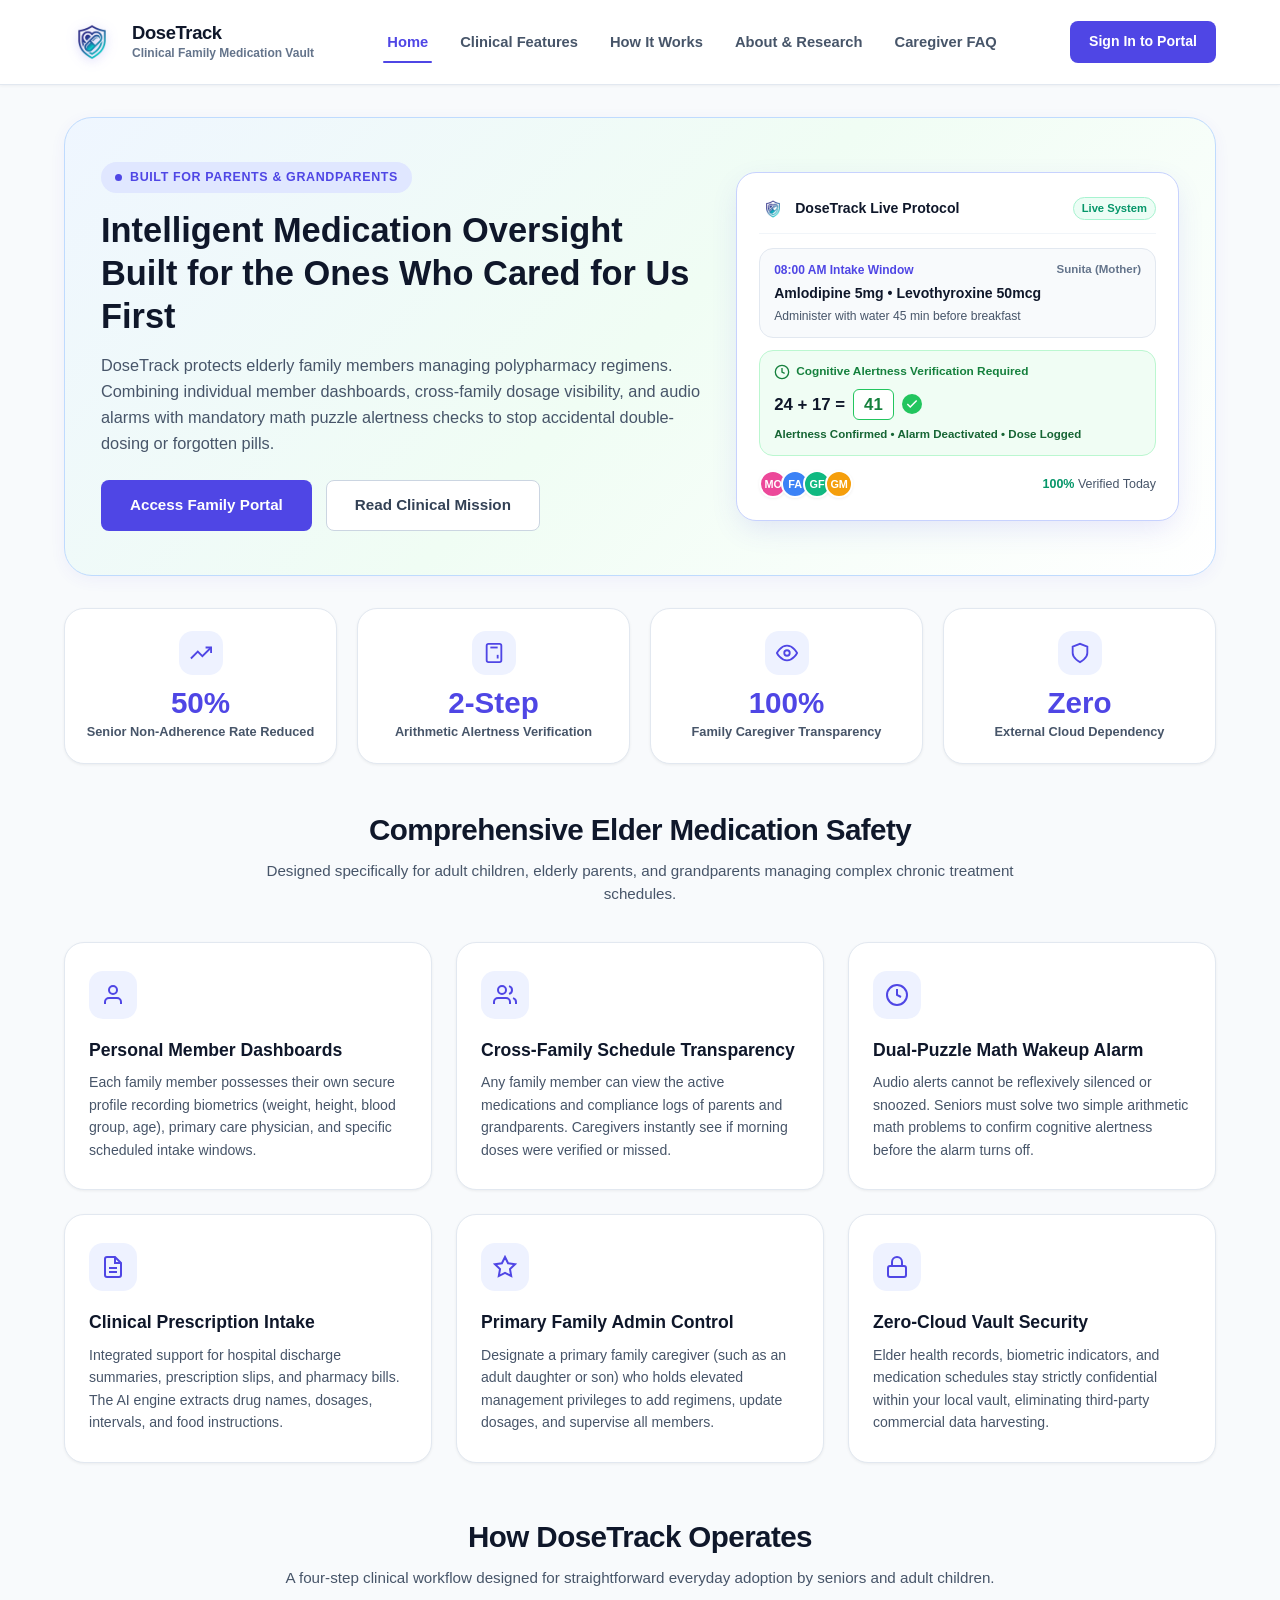
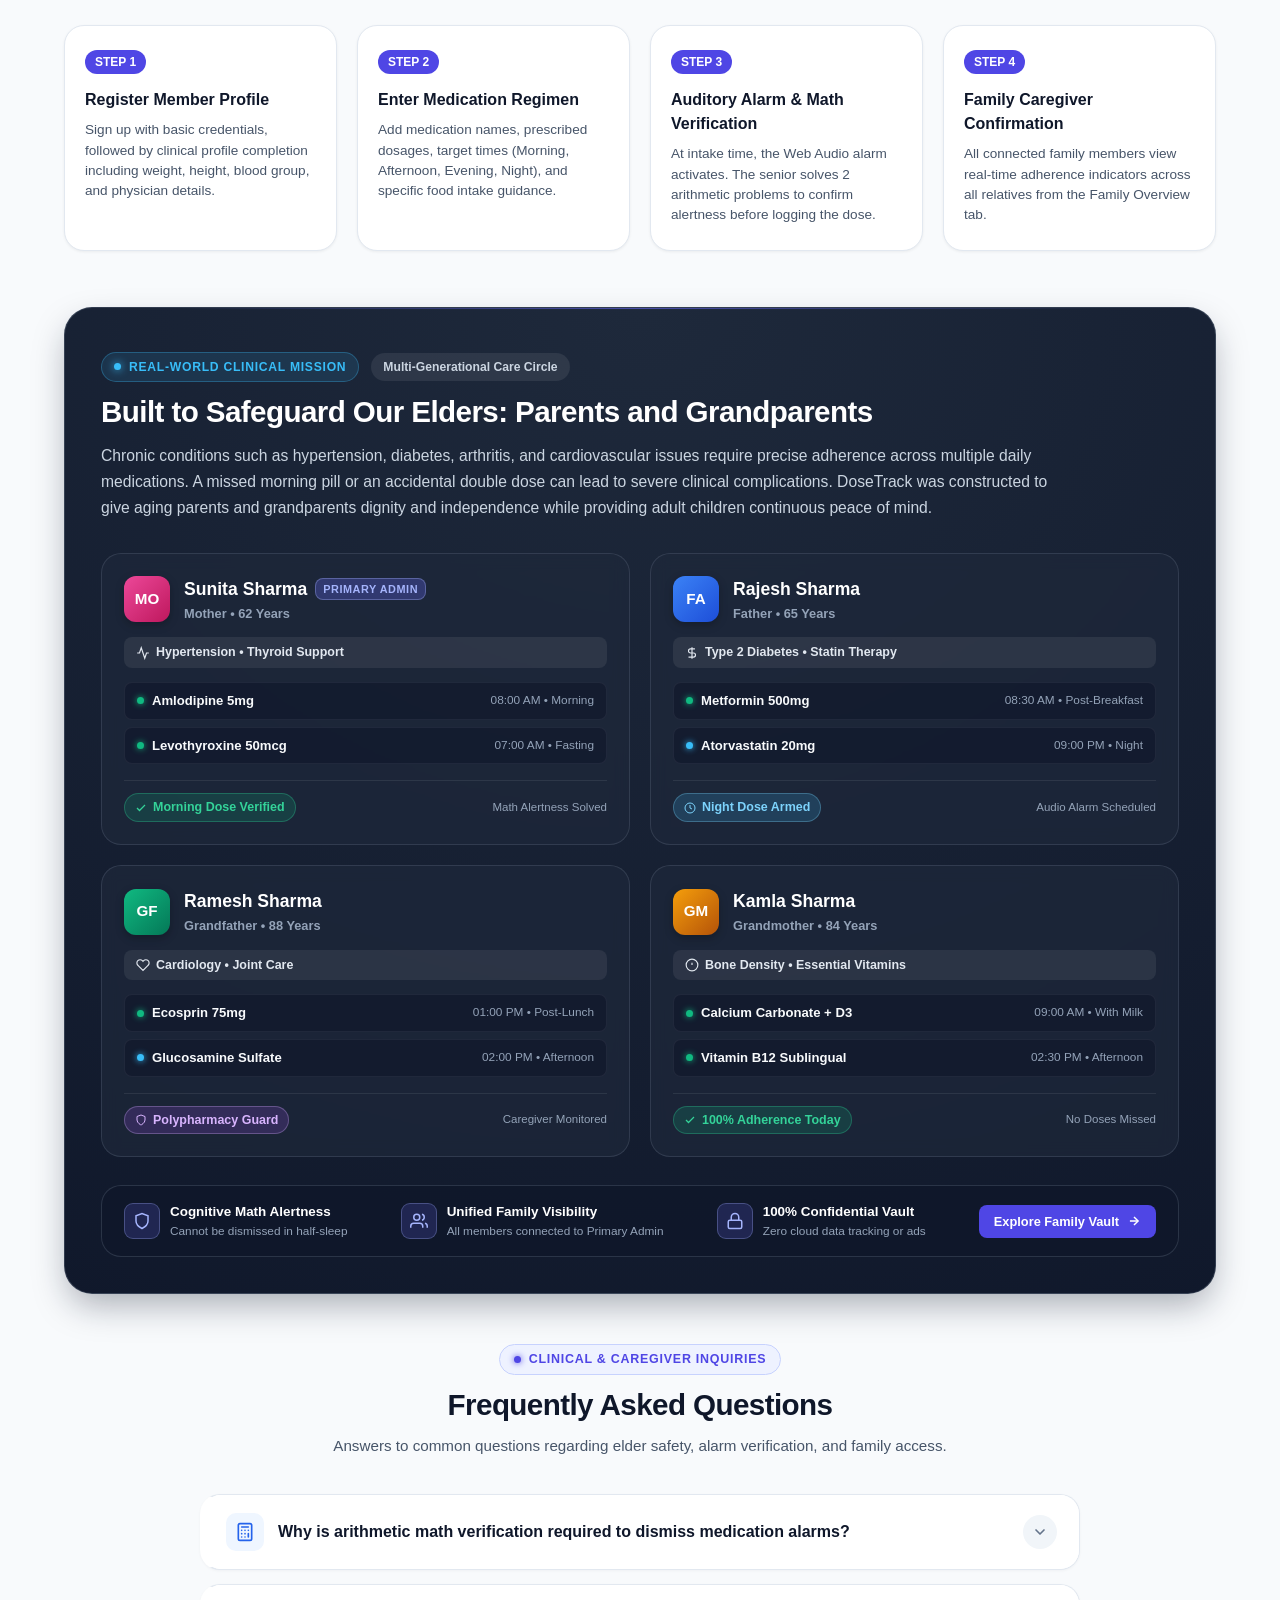
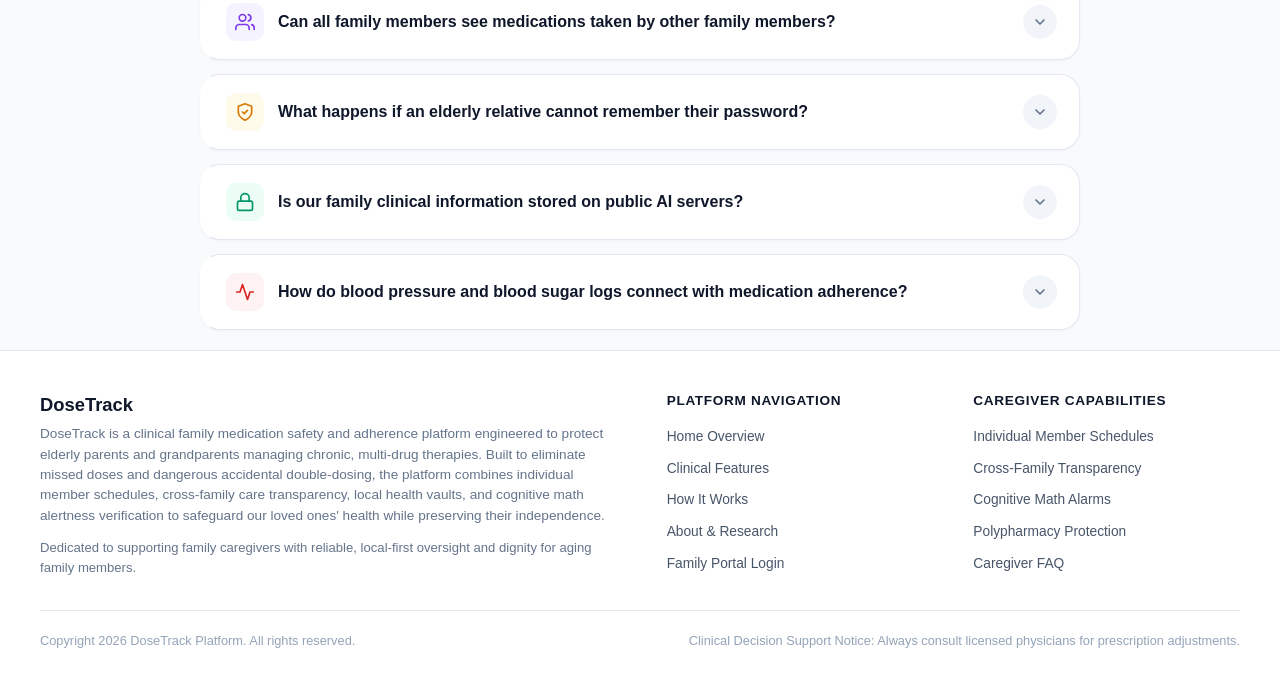
<file: templates/index.html>
<!DOCTYPE html>
<html lang="en">
<head>
  <meta charset="UTF-8">
  <meta name="viewport" content="width=device-width, initial-scale=1.0">
  <title>DoseTrack - Family Medication Safety & Adherence Platform</title>
  <link rel="icon" type="image/png" href="/static/images/logo.png">
  <link rel="stylesheet" href="/static/css/styles.css">
</head>
<body class="public-page-wrapper">

  <!-- Full-Width System Header -->
  <header class="site-header-full">
    <div class="header-inner-full">
      <div class="brand-block" onclick="window.location.href='/'">
        <div class="brand-symbol">
          <img src="/static/images/logo.png" alt="DoseTrack" style="width: 56px; height: 56px; object-fit: contain; border-radius: 8px;">
        </div>
        <div>
          <div class="brand-text-name">DoseTrack</div>
          <div class="brand-subtext">Clinical Family Medication Vault</div>
        </div>
      </div>

      <nav class="nav-links-row">
        <a href="/" class="nav-item active">Home</a>
        <a href="/#features" class="nav-item">Clinical Features</a>
        <a href="/#how-it-works" class="nav-item">How It Works</a>
        <a href="/about" class="nav-item">About & Research</a>
        <a href="/#faq-section" class="nav-item">Caregiver FAQ</a>
      </nav>

      <div class="nav-actions-right">
        <a href="/login" class="btn btn-primary" id="btn-nav-login">
          Sign In to Portal
        </a>
      </div>
    </div>
  </header>

  <!-- Main Content Body -->
  <main class="public-content-container">

    <!-- Hero Section -->
    <!-- Hero Section with Interactive Clinical Simulation Preview -->
    <section class="public-hero-card">
      <div class="hero-split-grid">
        <div class="hero-text-col">
          <div class="hero-badge">
            <span class="hero-badge-dot"></span>
            <span>Built for Parents & Grandparents</span>
          </div>
          <h1 class="hero-title">
            Intelligent Medication Oversight Built for the Ones Who Cared for Us First
          </h1>
          <p class="hero-description">
            DoseTrack protects elderly family members managing polypharmacy regimens. Combining individual member dashboards, cross-family dosage visibility, and audio alarms with mandatory math puzzle alertness checks to stop accidental double-dosing or forgotten pills.
          </p>
          <div class="hero-actions">
            <a href="/login" class="btn btn-primary btn-lg" id="btn-hero-access">
              Access Family Portal
            </a>
            <a href="/about" class="btn btn-secondary btn-lg" id="btn-hero-mission">
              Read Clinical Mission
            </a>
          </div>
        </div>

        <!-- Interactive Hero Clinical Preview Card -->
        <div class="hero-visual-col">
          <div class="hero-interactive-card">
            <div class="hero-card-header">
              <div class="hero-card-brand">
                <img src="/static/images/logo.png" alt="DoseTrack" style="width: 28px; height: 28px; object-fit: contain;">
                <span>DoseTrack Live Protocol</span>
              </div>
              <span class="hero-live-badge">Live System</span>
            </div>

            <div class="hero-dose-sample">
              <div class="hero-dose-top">
                <span class="hero-time-tag">08:00 AM Intake Window</span>
                <span class="hero-member-tag">Sunita (Mother)</span>
              </div>
              <div class="hero-med-title">Amlodipine 5mg &bull; Levothyroxine 50mcg</div>
              <div class="hero-instructions">Administer with water 45 min before breakfast</div>
            </div>

            <!-- Interactive Alarm Simulation Box -->
            <div class="hero-math-preview">
              <div class="hero-math-head">
                <svg width="16" height="16" viewBox="0 0 24 24" fill="none" stroke="currentColor" stroke-width="2">
                  <circle cx="12" cy="12" r="10"></circle>
                  <polyline points="12 6 12 12 16 14"></polyline>
                </svg>
                <span>Cognitive Alertness Verification Required</span>
              </div>
              <div class="hero-math-equation">
                <span class="math-problem">24 + 17 = </span>
                <span class="math-solution">41</span>
                <span class="math-check-icon">
                  <svg width="14" height="14" viewBox="0 0 24 24" fill="none" stroke="currentColor" stroke-width="2.5">
                    <polyline points="20 6 9 17 4 12"></polyline>
                  </svg>
                </span>
              </div>
              <div class="hero-math-status">Alertness Confirmed &bull; Alarm Deactivated &bull; Dose Logged</div>
            </div>

            <div class="hero-family-live-row">
              <div class="hero-avatars-cluster">
                <span class="cluster-avatar mo" title="Mother: Sunita">MO</span>
                <span class="cluster-avatar fa" title="Father: Rajesh">FA</span>
                <span class="cluster-avatar gf" title="Grandfather: Ramesh">GF</span>
                <span class="cluster-avatar gm" title="Grandmother: Kamla">GM</span>
              </div>
              <div class="hero-adherence-stat">
                <strong>100%</strong> Verified Today
              </div>
            </div>
          </div>
        </div>
      </div>
    </section>

    <!-- Adherence Metric Highlights with Interactive Icons -->
    <section class="stats-row">
      <div class="stat-pill-card">
        <div class="stat-icon-wrapper">
          <svg width="22" height="22" viewBox="0 0 24 24" fill="none" stroke="currentColor" stroke-width="2">
            <polyline points="23 6 13.5 15.5 8.5 10.5 1 18"></polyline>
            <polyline points="17 6 23 6 23 12"></polyline>
          </svg>
        </div>
        <div class="stat-num">50%</div>
        <div class="stat-label">Senior Non-Adherence Rate Reduced</div>
      </div>
      <div class="stat-pill-card">
        <div class="stat-icon-wrapper">
          <svg width="22" height="22" viewBox="0 0 24 24" fill="none" stroke="currentColor" stroke-width="2">
            <rect x="4" y="2" width="16" height="20" rx="2"></rect>
            <line x1="8" y1="6" x2="16" y2="6"></line>
            <line x1="16" y1="14" x2="16" y2="18"></line>
            <path d="M16 10h.01"></path>
            <path d="M12 10h.01"></path>
            <path d="M8 10h.01"></path>
            <path d="M12 14h.01"></path>
            <path d="M8 14h.01"></path>
            <path d="M12 18h.01"></path>
            <path d="M8 18h.01"></path>
          </svg>
        </div>
        <div class="stat-num">2-Step</div>
        <div class="stat-label">Arithmetic Alertness Verification</div>
      </div>
      <div class="stat-pill-card">
        <div class="stat-icon-wrapper">
          <svg width="22" height="22" viewBox="0 0 24 24" fill="none" stroke="currentColor" stroke-width="2">
            <path d="M1 12s4-8 11-8 11 8 11 8-4 8-11 8-11-8-11-8z"></path>
            <circle cx="12" cy="12" r="3"></circle>
          </svg>
        </div>
        <div class="stat-num">100%</div>
        <div class="stat-label">Family Caregiver Transparency</div>
      </div>
      <div class="stat-pill-card">
        <div class="stat-icon-wrapper">
          <svg width="22" height="22" viewBox="0 0 24 24" fill="none" stroke="currentColor" stroke-width="2">
            <path d="M12 22s8-4 8-10V5l-8-3-8 3v7c0 6 8 10 8 10z"></path>
          </svg>
        </div>
        <div class="stat-num">Zero</div>
        <div class="stat-label">External Cloud Dependency</div>
      </div>
    </section>

    <!-- Clinical Features Grid -->
    <section id="features" class="features-section">
      <div class="section-header-center">
        <h2 class="section-title">Comprehensive Elder Medication Safety</h2>
        <p class="section-subtitle">
          Designed specifically for adult children, elderly parents, and grandparents managing complex chronic treatment schedules.
        </p>
      </div>

      <div class="features-grid">
        <div class="feature-item-card">
          <div class="feature-icon-wrapper">
            <svg width="24" height="24" viewBox="0 0 24 24" fill="none" stroke="currentColor" stroke-width="2">
              <path d="M20 21v-2a4 4 0 0 0-4-4H8a4 4 0 0 0-4 4v2"></path>
              <circle cx="12" cy="7" r="4"></circle>
            </svg>
          </div>
          <h3 class="feature-card-title">Personal Member Dashboards</h3>
          <p class="feature-card-desc">
            Each family member possesses their own secure profile recording biometrics (weight, height, blood group, age), primary care physician, and specific scheduled intake windows.
          </p>
        </div>

        <div class="feature-item-card">
          <div class="feature-icon-wrapper">
            <svg width="24" height="24" viewBox="0 0 24 24" fill="none" stroke="currentColor" stroke-width="2">
              <path d="M17 21v-2a4 4 0 0 0-4-4H5a4 4 0 0 0-4 4v2"></path>
              <circle cx="9" cy="7" r="4"></circle>
              <path d="M23 21v-2a4 4 0 0 0-3-3.87"></path>
              <path d="M16 3.13a4 4 0 0 1 0 7.75"></path>
            </svg>
          </div>
          <h3 class="feature-card-title">Cross-Family Schedule Transparency</h3>
          <p class="feature-card-desc">
            Any family member can view the active medications and compliance logs of parents and grandparents. Caregivers instantly see if morning doses were verified or missed.
          </p>
        </div>

        <div class="feature-item-card">
          <div class="feature-icon-wrapper">
            <svg width="24" height="24" viewBox="0 0 24 24" fill="none" stroke="currentColor" stroke-width="2">
              <circle cx="12" cy="12" r="10"></circle>
              <polyline points="12 6 12 12 16 14"></polyline>
            </svg>
          </div>
          <h3 class="feature-card-title">Dual-Puzzle Math Wakeup Alarm</h3>
          <p class="feature-card-desc">
            Audio alerts cannot be reflexively silenced or snoozed. Seniors must solve two simple arithmetic math problems to confirm cognitive alertness before the alarm turns off.
          </p>
        </div>

        <div class="feature-item-card">
          <div class="feature-icon-wrapper">
            <svg width="24" height="24" viewBox="0 0 24 24" fill="none" stroke="currentColor" stroke-width="2">
              <path d="M14 2H6a2 2 0 0 0-2 2v16a2 2 0 0 0 2 2h12a2 2 0 0 0 2-2V8z"></path>
              <polyline points="14 2 14 8 20 8"></polyline>
              <line x1="16" y1="13" x2="8" y2="13"></line>
              <line x1="16" y1="17" x2="8" y2="17"></line>
            </svg>
          </div>
          <h3 class="feature-card-title">Clinical Prescription Intake</h3>
          <p class="feature-card-desc">
            Integrated support for hospital discharge summaries, prescription slips, and pharmacy bills. The AI engine extracts drug names, dosages, intervals, and food instructions.
          </p>
        </div>

        <div class="feature-item-card">
          <div class="feature-icon-wrapper">
            <svg width="24" height="24" viewBox="0 0 24 24" fill="none" stroke="currentColor" stroke-width="2">
              <polygon points="12 2 15.09 8.26 22 9.27 17 14.14 18.18 21.02 12 17.77 5.82 21.02 7 14.14 2 9.27 8.91 8.26 12 2"></polygon>
            </svg>
          </div>
          <h3 class="feature-card-title">Primary Family Admin Control</h3>
          <p class="feature-card-desc">
            Designate a primary family caregiver (such as an adult daughter or son) who holds elevated management privileges to add regimens, update dosages, and supervise all members.
          </p>
        </div>

        <div class="feature-item-card">
          <div class="feature-icon-wrapper">
            <svg width="24" height="24" viewBox="0 0 24 24" fill="none" stroke="currentColor" stroke-width="2">
              <rect x="3" y="11" width="18" height="11" rx="2" ry="2"></rect>
              <path d="M7 11V7a5 5 0 0 1 10 0v4"></path>
            </svg>
          </div>
          <h3 class="feature-card-title">Zero-Cloud Vault Security</h3>
          <p class="feature-card-desc">
            Elder health records, biometric indicators, and medication schedules stay strictly confidential within your local vault, eliminating third-party commercial data harvesting.
          </p>
        </div>
      </div>
    </section>

    <!-- How It Works Section -->
    <section id="how-it-works" class="workflow-section">
      <div class="section-header-center">
        <h2 class="section-title">How DoseTrack Operates</h2>
        <p class="section-subtitle">
          A four-step clinical workflow designed for straightforward everyday adoption by seniors and adult children.
        </p>
      </div>

      <div class="workflow-steps-grid">
        <div class="step-card">
          <div class="step-badge">Step 1</div>
          <h4 class="step-title">Register Member Profile</h4>
          <p class="step-desc">
            Sign up with basic credentials, followed by clinical profile completion including weight, height, blood group, and physician details.
          </p>
        </div>

        <div class="step-card">
          <div class="step-badge">Step 2</div>
          <h4 class="step-title">Enter Medication Regimen</h4>
          <p class="step-desc">
            Add medication names, prescribed dosages, target times (Morning, Afternoon, Evening, Night), and specific food intake guidance.
          </p>
        </div>

        <div class="step-card">
          <div class="step-badge">Step 3</div>
          <h4 class="step-title">Auditory Alarm & Math Verification</h4>
          <p class="step-desc">
            At intake time, the Web Audio alarm activates. The senior solves 2 arithmetic problems to confirm alertness before logging the dose.
          </p>
        </div>

        <div class="step-card">
          <div class="step-badge">Step 4</div>
          <h4 class="step-title">Family Caregiver Confirmation</h4>
          <p class="step-desc">
            All connected family members view real-time adherence indicators across all relatives from the Family Overview tab.
          </p>
        </div>
      </div>
    </section>

    <!-- Dedicated Caregiver Story & Interactive Elder Care Circle -->
    <section class="family-story-card" id="elder-safeguard">
      <div class="story-header-block">
        <div class="story-tag-row">
          <span class="story-tag">
            <span class="story-tag-dot"></span>
            Real-World Clinical Mission
          </span>
          <span class="story-badge-pill">Multi-Generational Care Circle</span>
        </div>
        <h2 class="story-heading">Built to Safeguard Our Elders: Parents and Grandparents</h2>
        <p class="story-body">
          Chronic conditions such as hypertension, diabetes, arthritis, and cardiovascular issues require precise adherence across multiple daily medications. A missed morning pill or an accidental double dose can lead to severe clinical complications. DoseTrack was constructed to give aging parents and grandparents dignity and independence while providing adult children continuous peace of mind.
        </p>
      </div>

      <!-- Interactive 4-Elder Member Grid -->
      <div class="elder-safeguard-grid">
        
        <!-- Member 1: Mother Sunita -->
        <div class="elder-member-card">
          <div class="elder-card-top">
            <div class="elder-avatar elder-avatar-mother">MO</div>
            <div class="elder-meta">
              <div class="elder-name-row">
                <h4 class="elder-name">Sunita Sharma</h4>
                <span class="elder-admin-tag">Primary Admin</span>
              </div>
              <div class="elder-role-age">Mother &bull; 62 Years</div>
            </div>
          </div>
          <div class="elder-condition-badge">
            <svg width="14" height="14" viewBox="0 0 24 24" fill="none" stroke="currentColor" stroke-width="2">
              <path d="M22 12h-4l-3 9L9 3l-3 9H2"></path>
            </svg>
            <span>Hypertension &bull; Thyroid Support</span>
          </div>
          <div class="elder-meds-list">
            <div class="elder-med-item">
              <span class="elder-med-dot taken"></span>
              <span class="elder-med-name">Amlodipine 5mg</span>
              <span class="elder-med-time">08:00 AM &bull; Morning</span>
            </div>
            <div class="elder-med-item">
              <span class="elder-med-dot taken"></span>
              <span class="elder-med-name">Levothyroxine 50mcg</span>
              <span class="elder-med-time">07:00 AM &bull; Fasting</span>
            </div>
          </div>
          <div class="elder-card-footer">
            <div class="elder-status-pill verified">
              <svg width="12" height="12" viewBox="0 0 24 24" fill="none" stroke="currentColor" stroke-width="2.5">
                <polyline points="20 6 9 17 4 12"></polyline>
              </svg>
              <span>Morning Dose Verified</span>
            </div>
            <span class="elder-math-hint">Math Alertness Solved</span>
          </div>
        </div>

        <!-- Member 2: Father Rajesh -->
        <div class="elder-member-card">
          <div class="elder-card-top">
            <div class="elder-avatar elder-avatar-father">FA</div>
            <div class="elder-meta">
              <div class="elder-name-row">
                <h4 class="elder-name">Rajesh Sharma</h4>
              </div>
              <div class="elder-role-age">Father &bull; 65 Years</div>
            </div>
          </div>
          <div class="elder-condition-badge">
            <svg width="14" height="14" viewBox="0 0 24 24" fill="none" stroke="currentColor" stroke-width="2">
              <path d="M12 2v20M17 5H9.5a3.5 3.5 0 0 0 0 7h5a3.5 3.5 0 0 1 0 7H6"></path>
            </svg>
            <span>Type 2 Diabetes &bull; Statin Therapy</span>
          </div>
          <div class="elder-meds-list">
            <div class="elder-med-item">
              <span class="elder-med-dot taken"></span>
              <span class="elder-med-name">Metformin 500mg</span>
              <span class="elder-med-time">08:30 AM &bull; Post-Breakfast</span>
            </div>
            <div class="elder-med-item">
              <span class="elder-med-dot scheduled"></span>
              <span class="elder-med-name">Atorvastatin 20mg</span>
              <span class="elder-med-time">09:00 PM &bull; Night</span>
            </div>
          </div>
          <div class="elder-card-footer">
            <div class="elder-status-pill on-track">
              <svg width="12" height="12" viewBox="0 0 24 24" fill="none" stroke="currentColor" stroke-width="2">
                <circle cx="12" cy="12" r="10"></circle>
                <polyline points="12 6 12 12 16 14"></polyline>
              </svg>
              <span>Night Dose Armed</span>
            </div>
            <span class="elder-math-hint">Audio Alarm Scheduled</span>
          </div>
        </div>

        <!-- Member 3: Grandfather Ramesh -->
        <div class="elder-member-card">
          <div class="elder-card-top">
            <div class="elder-avatar elder-avatar-gf">GF</div>
            <div class="elder-meta">
              <div class="elder-name-row">
                <h4 class="elder-name">Ramesh Sharma</h4>
              </div>
              <div class="elder-role-age">Grandfather &bull; 88 Years</div>
            </div>
          </div>
          <div class="elder-condition-badge">
            <svg width="14" height="14" viewBox="0 0 24 24" fill="none" stroke="currentColor" stroke-width="2">
              <path d="M20.84 4.61a5.5 5.5 0 0 0-7.78 0L12 5.67l-1.06-1.06a5.5 5.5 0 0 0-7.78 7.78l1.06 1.06L12 21.23l7.78-7.78 1.06-1.06a5.5 5.5 0 0 0 0-7.78z"></path>
            </svg>
            <span>Cardiology &bull; Joint Care</span>
          </div>
          <div class="elder-meds-list">
            <div class="elder-med-item">
              <span class="elder-med-dot taken"></span>
              <span class="elder-med-name">Ecosprin 75mg</span>
              <span class="elder-med-time">01:00 PM &bull; Post-Lunch</span>
            </div>
            <div class="elder-med-item">
              <span class="elder-med-dot scheduled"></span>
              <span class="elder-med-name">Glucosamine Sulfate</span>
              <span class="elder-med-time">02:00 PM &bull; Afternoon</span>
            </div>
          </div>
          <div class="elder-card-footer">
            <div class="elder-status-pill protected">
              <svg width="12" height="12" viewBox="0 0 24 24" fill="none" stroke="currentColor" stroke-width="2">
                <path d="M12 22s8-4 8-10V5l-8-3-8 3v7c0 6 8 10 8 10z"></path>
              </svg>
              <span>Polypharmacy Guard</span>
            </div>
            <span class="elder-math-hint">Caregiver Monitored</span>
          </div>
        </div>

        <!-- Member 4: Grandmother Kamla -->
        <div class="elder-member-card">
          <div class="elder-card-top">
            <div class="elder-avatar elder-avatar-gm">GM</div>
            <div class="elder-meta">
              <div class="elder-name-row">
                <h4 class="elder-name">Kamla Sharma</h4>
              </div>
              <div class="elder-role-age">Grandmother &bull; 84 Years</div>
            </div>
          </div>
          <div class="elder-condition-badge">
            <svg width="14" height="14" viewBox="0 0 24 24" fill="none" stroke="currentColor" stroke-width="2">
              <circle cx="12" cy="12" r="10"></circle>
              <line x1="12" y1="8" x2="12" y2="12"></line>
              <line x1="12" y1="16" x2="12.01" y2="16"></line>
            </svg>
            <span>Bone Density &bull; Essential Vitamins</span>
          </div>
          <div class="elder-meds-list">
            <div class="elder-med-item">
              <span class="elder-med-dot taken"></span>
              <span class="elder-med-name">Calcium Carbonate + D3</span>
              <span class="elder-med-time">09:00 AM &bull; With Milk</span>
            </div>
            <div class="elder-med-item">
              <span class="elder-med-dot taken"></span>
              <span class="elder-med-name">Vitamin B12 Sublingual</span>
              <span class="elder-med-time">02:30 PM &bull; Afternoon</span>
            </div>
          </div>
          <div class="elder-card-footer">
            <div class="elder-status-pill verified">
              <svg width="12" height="12" viewBox="0 0 24 24" fill="none" stroke="currentColor" stroke-width="2.5">
                <polyline points="20 6 9 17 4 12"></polyline>
              </svg>
              <span>100% Adherence Today</span>
            </div>
            <span class="elder-math-hint">No Doses Missed</span>
          </div>
        </div>

      </div>

      <!-- Bottom Caregiver Assurance Strip -->
      <div class="elder-safeguard-strip">
        <div class="elder-strip-item">
          <div class="elder-strip-icon">
            <svg width="18" height="18" viewBox="0 0 24 24" fill="none" stroke="currentColor" stroke-width="2">
              <path d="M12 22s8-4 8-10V5l-8-3-8 3v7c0 6 8 10 8 10z"></path>
            </svg>
          </div>
          <div class="elder-strip-text">
            <strong>Cognitive Math Alertness</strong>
            <span>Cannot be dismissed in half-sleep</span>
          </div>
        </div>

        <div class="elder-strip-item">
          <div class="elder-strip-icon">
            <svg width="18" height="18" viewBox="0 0 24 24" fill="none" stroke="currentColor" stroke-width="2">
              <path d="M17 21v-2a4 4 0 0 0-4-4H5a4 4 0 0 0-4 4v2"></path>
              <circle cx="9" cy="7" r="4"></circle>
              <path d="M23 21v-2a4 4 0 0 0-3-3.87"></path>
              <path d="M16 3.13a4 4 0 0 1 0 7.75"></path>
            </svg>
          </div>
          <div class="elder-strip-text">
            <strong>Unified Family Visibility</strong>
            <span>All members connected to Primary Admin</span>
          </div>
        </div>

        <div class="elder-strip-item">
          <div class="elder-strip-icon">
            <svg width="18" height="18" viewBox="0 0 24 24" fill="none" stroke="currentColor" stroke-width="2">
              <rect x="3" y="11" width="18" height="11" rx="2" ry="2"></rect>
              <path d="M7 11V7a5 5 0 0 1 10 0v4"></path>
            </svg>
          </div>
          <div class="elder-strip-text">
            <strong>100% Confidential Vault</strong>
            <span>Zero cloud data tracking or ads</span>
          </div>
        </div>

        <div class="elder-strip-action">
          <a href="/login" class="btn btn-primary btn-sm" id="btn-explore-family-circle">
            <span>Explore Family Vault</span>
            <svg width="14" height="14" viewBox="0 0 24 24" fill="none" stroke="currentColor" stroke-width="2.5">
              <line x1="5" y1="12" x2="19" y2="12"></line>
              <polyline points="12 5 19 12 12 19"></polyline>
            </svg>
          </a>
        </div>
      </div>
    </section>



    <!-- Interactive Collapsible FAQ Section -->
    <section id="faq-section" class="faq-section-wrapper">
      <div class="section-header-center">
        <div class="faq-badge-header">
          <span class="faq-badge-dot"></span>
          <span>Clinical & Caregiver Inquiries</span>
        </div>
        <h2 class="section-title">Frequently Asked Questions</h2>
        <p class="section-subtitle">
          Answers to common questions regarding elder safety, alarm verification, and family access.
        </p>
      </div>

      <div class="faq-accordion-container">
        <!-- Question 1: Math Verification -->
        <div class="faq-accordion-item">
          <button type="button" class="faq-accordion-btn">
            <div class="faq-question-wrap">
              <div class="faq-cat-badge faq-cat-math">
                <svg width="20" height="20" viewBox="0 0 24 24" fill="none" stroke="currentColor" stroke-width="2" stroke-linecap="round" stroke-linejoin="round">
                  <rect x="4" y="2" width="16" height="20" rx="2"></rect>
                  <line x1="8" y1="6" x2="16" y2="6"></line>
                  <line x1="16" y1="14" x2="16" y2="18"></line>
                  <path d="M16 10h.01"></path>
                  <path d="M12 10h.01"></path>
                  <path d="M8 10h.01"></path>
                  <path d="M12 14h.01"></path>
                  <path d="M8 14h.01"></path>
                  <path d="M12 18h.01"></path>
                  <path d="M8 18h.01"></path>
                </svg>
              </div>
              <span class="faq-question-text">Why is arithmetic math verification required to dismiss medication alarms?</span>
            </div>
            <div class="faq-chevron-circle">
              <svg class="faq-chevron" width="16" height="16" viewBox="0 0 24 24" fill="none" stroke="currentColor" stroke-width="2.5" stroke-linecap="round" stroke-linejoin="round">
                <polyline points="6 9 12 15 18 9"></polyline>
              </svg>
            </div>
          </button>
          <div class="faq-accordion-body">
            <p>
              Elderly individuals frequently silence alarms in a semi-conscious or distracted state, intending to take their medication later and subsequently forgetting. Requiring the solution of two simple arithmetic problems (such as 24 + 17 or 6 x 8) confirms genuine cognitive alertness before the alarm is dismissed.
            </p>
            <div class="faq-highlight-pill">
              <strong>Clinical Safeguard:</strong> Eliminates accidental reflex taps while half-asleep or resting.
            </div>
          </div>
        </div>

        <!-- Question 2: Family Visibility -->
        <div class="faq-accordion-item">
          <button type="button" class="faq-accordion-btn">
            <div class="faq-question-wrap">
              <div class="faq-cat-badge faq-cat-family">
                <svg width="20" height="20" viewBox="0 0 24 24" fill="none" stroke="currentColor" stroke-width="2" stroke-linecap="round" stroke-linejoin="round">
                  <path d="M17 21v-2a4 4 0 0 0-4-4H5a4 4 0 0 0-4 4v2"></path>
                  <circle cx="9" cy="7" r="4"></circle>
                  <path d="M23 21v-2a4 4 0 0 0-3-3.87"></path>
                  <path d="M16 3.13a4 4 0 0 1 0 7.75"></path>
                </svg>
              </div>
              <span class="faq-question-text">Can all family members see medications taken by other family members?</span>
            </div>
            <div class="faq-chevron-circle">
              <svg class="faq-chevron" width="16" height="16" viewBox="0 0 24 24" fill="none" stroke="currentColor" stroke-width="2.5" stroke-linecap="round" stroke-linejoin="round">
                <polyline points="6 9 12 15 18 9"></polyline>
              </svg>
            </div>
          </button>
          <div class="faq-accordion-body">
            <p>
              Yes. DoseTrack features a dedicated "All Family Medications" view accessible to all authenticated household members. While each member manages their personal dashboard, complete transparency allows adult children to verify if parents or grandparents took their scheduled morning or evening tablets.
            </p>
            <div class="faq-highlight-pill">
              <strong>Caregiver Benefit:</strong> Adult children can audit elder compliance from any browser in real time.
            </div>
          </div>
        </div>

        <!-- Question 3: Forgotten Passwords & Admin Oversight -->
        <div class="faq-accordion-item">
          <button type="button" class="faq-accordion-btn">
            <div class="faq-question-wrap">
              <div class="faq-cat-badge faq-cat-admin">
                <svg width="20" height="20" viewBox="0 0 24 24" fill="none" stroke="currentColor" stroke-width="2" stroke-linecap="round" stroke-linejoin="round">
                  <path d="M12 22s8-4 8-10V5l-8-3-8 3v7c0 6 8 10 8 10z"></path>
                  <path d="m9 12 2 2 4-4"></path>
                </svg>
              </div>
              <span class="faq-question-text">What happens if an elderly relative cannot remember their password?</span>
            </div>
            <div class="faq-chevron-circle">
              <svg class="faq-chevron" width="16" height="16" viewBox="0 0 24 24" fill="none" stroke="currentColor" stroke-width="2.5" stroke-linecap="round" stroke-linejoin="round">
                <polyline points="6 9 12 15 18 9"></polyline>
              </svg>
            </div>
          </button>
          <div class="faq-accordion-body">
            <p>
              The designated Primary Family Admin has administrative oversight to manage profiles, reset passwords, and update schedules on behalf of any relative. Additionally, rapid one-click demo credentials are provided on the sign-in page for immediate testing.
            </p>
            <div class="faq-highlight-pill">
              <strong>Administrative Control:</strong> The primary caregiver maintains full oversight without locking seniors out.
            </div>
          </div>
        </div>

        <!-- Question 4: Local Vault Security -->
        <div class="faq-accordion-item">
          <button type="button" class="faq-accordion-btn">
            <div class="faq-question-wrap">
              <div class="faq-cat-badge faq-cat-security">
                <svg width="20" height="20" viewBox="0 0 24 24" fill="none" stroke="currentColor" stroke-width="2" stroke-linecap="round" stroke-linejoin="round">
                  <rect x="3" y="11" width="18" height="11" rx="2" ry="2"></rect>
                  <path d="M7 11V7a5 5 0 0 1 10 0v4"></path>
                </svg>
              </div>
              <span class="faq-question-text">Is our family clinical information stored on public AI servers?</span>
            </div>
            <div class="faq-chevron-circle">
              <svg class="faq-chevron" width="16" height="16" viewBox="0 0 24 24" fill="none" stroke="currentColor" stroke-width="2.5" stroke-linecap="round" stroke-linejoin="round">
                <polyline points="6 9 12 15 18 9"></polyline>
              </svg>
            </div>
          </button>
          <div class="faq-accordion-body">
            <p>
              No. DoseTrack operates using local vault architecture. Prescriptions, biometric records, and medication timings remain under your control without reliance on third-party commercial data brokers.
            </p>
            <div class="faq-highlight-pill">
              <strong>Privacy Assurance:</strong> Zero third-party data tracking or unencrypted cloud transmission.
            </div>
          </div>
        </div>

        <!-- Question 5: Vitals and Adherence -->
        <div class="faq-accordion-item">
          <button type="button" class="faq-accordion-btn">
            <div class="faq-question-wrap">
              <div class="faq-cat-badge faq-cat-vitals">
                <svg width="20" height="20" viewBox="0 0 24 24" fill="none" stroke="currentColor" stroke-width="2" stroke-linecap="round" stroke-linejoin="round">
                  <polyline points="22 12 18 12 15 21 9 3 6 12 2 12"></polyline>
                </svg>
              </div>
              <span class="faq-question-text">How do blood pressure and blood sugar logs connect with medication adherence?</span>
            </div>
            <div class="faq-chevron-circle">
              <svg class="faq-chevron" width="16" height="16" viewBox="0 0 24 24" fill="none" stroke="currentColor" stroke-width="2.5" stroke-linecap="round" stroke-linejoin="round">
                <polyline points="6 9 12 15 18 9"></polyline>
              </svg>
            </div>
          </button>
          <div class="faq-accordion-body">
            <p>
              DoseTrack includes dedicated biometric tracking for Blood Pressure (systolic/diastolic) and Blood Sugar (fasting/post-prandial) with automated statistical metrics (highest, lowest, mean) and interactive trend charts. Caregivers can export records to CSV at any time for physician appointments.
            </p>
            <div class="faq-highlight-pill">
              <strong>Clinical Tracking:</strong> Correlate medication timing directly with clinical biometric outcomes.
            </div>
          </div>
        </div>
      </div>
    </section>

  </main>

  <!-- Full-Width System Footer -->
  <footer class="site-footer-full">
    <div class="footer-inner-full">
      <div class="footer-grid-improved">
        <div class="footer-desc-column">
          <div class="footer-brand-title">DoseTrack</div>
          <p class="footer-brand-desc">
            DoseTrack is a clinical family medication safety and adherence platform engineered to protect elderly parents and grandparents managing chronic, multi-drug therapies. Built to eliminate missed doses and dangerous accidental double-dosing, the platform combines individual member schedules, cross-family care transparency, local health vaults, and cognitive math alertness verification to safeguard our loved ones' health while preserving their independence.
          </p>
          <p class="footer-caregiver-assurance">
            Dedicated to supporting family caregivers with reliable, local-first oversight and dignity for aging family members.
          </p>
        </div>

        <div class="footer-links-column">
          <div class="footer-col-title">Platform Navigation</div>
          <ul class="footer-links-list">
            <li><a href="/" class="footer-nav-link">Home Overview</a></li>
            <li><a href="/#features" class="footer-nav-link">Clinical Features</a></li>
            <li><a href="/#how-it-works" class="footer-nav-link">How It Works</a></li>
            <li><a href="/about" class="footer-nav-link">About & Research</a></li>
            <li><a href="/login" class="footer-nav-link">Family Portal Login</a></li>
          </ul>
        </div>

        <div class="footer-links-column">
          <div class="footer-col-title">Caregiver Capabilities</div>
          <ul class="footer-links-list">
            <li><a href="/#features" class="footer-nav-link">Individual Member Schedules</a></li>
            <li><a href="/#features" class="footer-nav-link">Cross-Family Transparency</a></li>
            <li><a href="/about#math-verification" class="footer-nav-link">Cognitive Math Alarms</a></li>
            <li><a href="/about#polypharmacy" class="footer-nav-link">Polypharmacy Protection</a></li>
            <li><a href="/#faq-section" class="footer-nav-link">Caregiver FAQ</a></li>
          </ul>
        </div>
      </div>

      <div class="footer-bottom-bar-v2">
        <div>
          Copyright 2026 DoseTrack Platform. All rights reserved.
        </div>
        <div>
          Clinical Decision Support Notice: Always consult licensed physicians for prescription adjustments.
        </div>
      </div>
    </div>
  </footer>

  <script src="/static/js/home.js"></script>
</body>
</html>
</file>
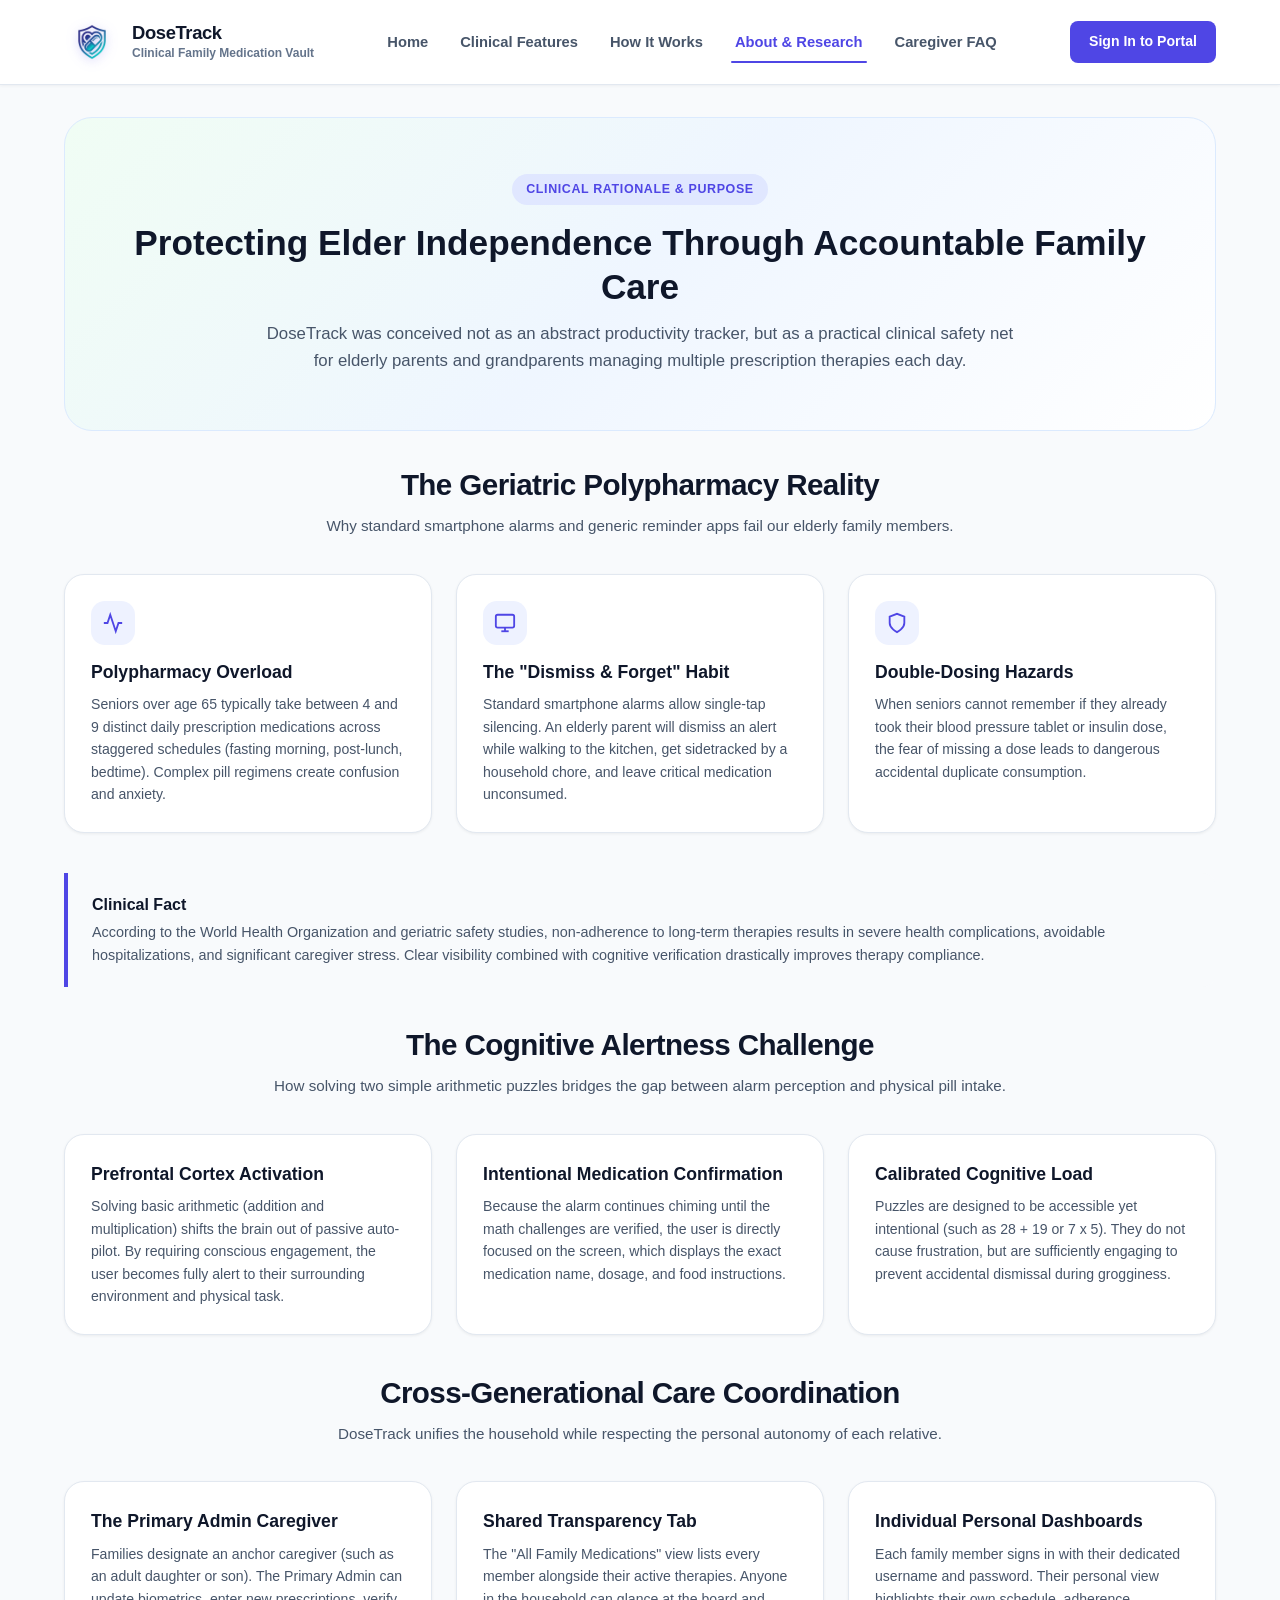
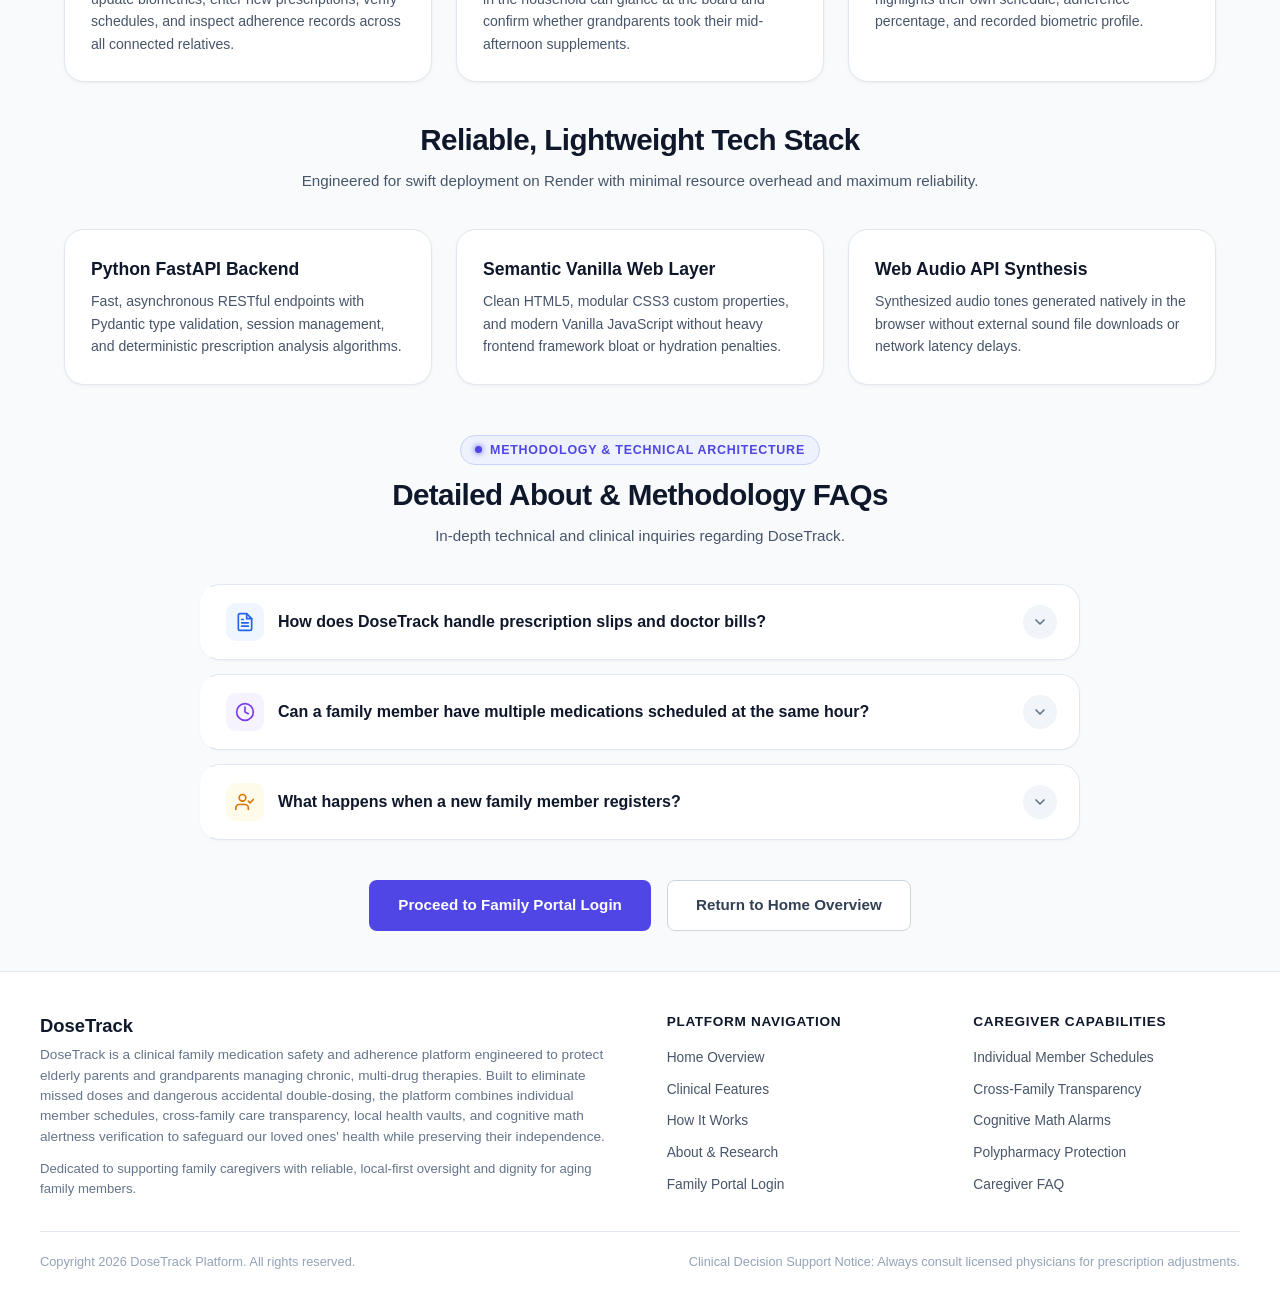
<file: templates/about.html>
<!DOCTYPE html>
<html lang="en">
<head>
  <meta charset="UTF-8">
  <meta name="viewport" content="width=device-width, initial-scale=1.0">
  <title>About DoseTrack - Clinical Mission & Elder Medication Safety</title>
  <link rel="icon" type="image/png" href="/static/images/logo.png">
  <link rel="stylesheet" href="/static/css/styles.css">
</head>
<body class="public-page-wrapper">

  <!-- Full-Width System Header -->
  <header class="site-header-full">
    <div class="header-inner-full">
      <div class="brand-block" onclick="window.location.href='/'">
        <div class="brand-symbol">
          <img src="/static/images/logo.png" alt="DoseTrack" style="width: 56px; height: 56px; object-fit: contain; border-radius: 8px;">
        </div>
        <div>
          <div class="brand-text-name">DoseTrack</div>
          <div class="brand-subtext">Clinical Family Medication Vault</div>
        </div>
      </div>

      <nav class="nav-links-row">
        <a href="/" class="nav-item">Home</a>
        <a href="/#features" class="nav-item">Clinical Features</a>
        <a href="/#how-it-works" class="nav-item">How It Works</a>
        <a href="/about" class="nav-item active">About & Research</a>
        <a href="/#faq-section" class="nav-item">Caregiver FAQ</a>
      </nav>

      <div class="nav-actions-right">
        <a href="/login" class="btn btn-primary" id="btn-nav-login">
          Sign In to Portal
        </a>
      </div>
    </div>
  </header>

  <!-- Main Content Body -->
  <main class="public-content-container">

    <!-- About Hero -->
    <section class="about-hero-card">
      <span class="hero-badge">Clinical Rationale & Purpose</span>
      <h1 class="about-headline">
        Protecting Elder Independence Through Accountable Family Care
      </h1>
      <p class="about-sub">
        DoseTrack was conceived not as an abstract productivity tracker, but as a practical clinical safety net for elderly parents and grandparents managing multiple prescription therapies each day.
      </p>
    </section>

    <!-- Section 1: The Polypharmacy Crisis -->
    <section id="polypharmacy" style="margin-bottom: 40px;">
      <div class="section-header-center">
        <h2 class="section-title">The Geriatric Polypharmacy Reality</h2>
        <p class="section-subtitle">
          Why standard smartphone alarms and generic reminder apps fail our elderly family members.
        </p>
      </div>

      <div class="about-grid-cards">
        <div class="about-card-box">
          <div class="about-card-icon">
            <svg width="22" height="22" viewBox="0 0 24 24" fill="none" stroke="currentColor" stroke-width="2">
              <path d="M22 12h-4l-3 9L9 3l-3 9H2"></path>
            </svg>
          </div>
          <h3 class="about-card-title">Polypharmacy Overload</h3>
          <p class="about-card-desc">
            Seniors over age 65 typically take between 4 and 9 distinct daily prescription medications across staggered schedules (fasting morning, post-lunch, bedtime). Complex pill regimens create confusion and anxiety.
          </p>
        </div>

        <div class="about-card-box">
          <div class="about-card-icon">
            <svg width="22" height="22" viewBox="0 0 24 24" fill="none" stroke="currentColor" stroke-width="2">
              <rect x="2" y="3" width="20" height="14" rx="2" ry="2"></rect>
              <line x1="8" y1="21" x2="16" y2="21"></line>
              <line x1="12" y1="17" x2="12" y2="21"></line>
            </svg>
          </div>
          <h3 class="about-card-title">The "Dismiss & Forget" Habit</h3>
          <p class="about-card-desc">
            Standard smartphone alarms allow single-tap silencing. An elderly parent will dismiss an alert while walking to the kitchen, get sidetracked by a household chore, and leave critical medication unconsumed.
          </p>
        </div>

        <div class="about-card-box">
          <div class="about-card-icon">
            <svg width="22" height="22" viewBox="0 0 24 24" fill="none" stroke="currentColor" stroke-width="2">
              <path d="M12 22s8-4 8-10V5l-8-3-8 3v7c0 6 8 10 8 10z"></path>
            </svg>
          </div>
          <h3 class="about-card-title">Double-Dosing Hazards</h3>
          <p class="about-card-desc">
            When seniors cannot remember if they already took their blood pressure tablet or insulin dose, the fear of missing a dose leads to dangerous accidental duplicate consumption.
          </p>
        </div>
      </div>

      <div class="about-highlight-box">
        <div class="about-highlight-title">Clinical Fact</div>
        <div class="about-highlight-text">
          According to the World Health Organization and geriatric safety studies, non-adherence to long-term therapies results in severe health complications, avoidable hospitalizations, and significant caregiver stress. Clear visibility combined with cognitive verification drastically improves therapy compliance.
        </div>
      </div>
    </section>

    <!-- Section 2: Cognitive Math Alarm Verification -->
    <section id="math-verification" style="margin-bottom: 40px;">
      <div class="section-header-center">
        <h2 class="section-title">The Cognitive Alertness Challenge</h2>
        <p class="section-subtitle">
          How solving two simple arithmetic puzzles bridges the gap between alarm perception and physical pill intake.
        </p>
      </div>

      <div class="about-grid-cards">
        <div class="about-card-box">
          <h3 class="about-card-title">Prefrontal Cortex Activation</h3>
          <p class="about-card-desc">
            Solving basic arithmetic (addition and multiplication) shifts the brain out of passive auto-pilot. By requiring conscious engagement, the user becomes fully alert to their surrounding environment and physical task.
          </p>
        </div>

        <div class="about-card-box">
          <h3 class="about-card-title">Intentional Medication Confirmation</h3>
          <p class="about-card-desc">
            Because the alarm continues chiming until the math challenges are verified, the user is directly focused on the screen, which displays the exact medication name, dosage, and food instructions.
          </p>
        </div>

        <div class="about-card-box">
          <h3 class="about-card-title">Calibrated Cognitive Load</h3>
          <p class="about-card-desc">
            Puzzles are designed to be accessible yet intentional (such as 28 + 19 or 7 x 5). They do not cause frustration, but are sufficiently engaging to prevent accidental dismissal during grogginess.
          </p>
        </div>
      </div>
    </section>

    <!-- Section 3: Family Caregiver Transparency & Admin Role -->
    <section style="margin-bottom: 40px;">
      <div class="section-header-center">
        <h2 class="section-title">Cross-Generational Care Coordination</h2>
        <p class="section-subtitle">
          DoseTrack unifies the household while respecting the personal autonomy of each relative.
        </p>
      </div>

      <div class="about-grid-cards">
        <div class="about-card-box">
          <h3 class="about-card-title">The Primary Admin Caregiver</h3>
          <p class="about-card-desc">
            Families designate an anchor caregiver (such as an adult daughter or son). The Primary Admin can update biometrics, enter new prescriptions, verify schedules, and inspect adherence records across all connected relatives.
          </p>
        </div>

        <div class="about-card-box">
          <h3 class="about-card-title">Shared Transparency Tab</h3>
          <p class="about-card-desc">
            The "All Family Medications" view lists every member alongside their active therapies. Anyone in the household can glance at the board and confirm whether grandparents took their mid-afternoon supplements.
          </p>
        </div>

        <div class="about-card-box">
          <h3 class="about-card-title">Individual Personal Dashboards</h3>
          <p class="about-card-desc">
            Each family member signs in with their dedicated username and password. Their personal view highlights their own schedule, adherence percentage, and recorded biometric profile.
          </p>
        </div>
      </div>
    </section>

    <!-- Section 4: Engineering & Architecture -->
    <section style="margin-bottom: 50px;">
      <div class="section-header-center">
        <h2 class="section-title">Reliable, Lightweight Tech Stack</h2>
        <p class="section-subtitle">
          Engineered for swift deployment on Render with minimal resource overhead and maximum reliability.
        </p>
      </div>

      <div class="about-grid-cards">
        <div class="about-card-box">
          <h3 class="about-card-title">Python FastAPI Backend</h3>
          <p class="about-card-desc">
            Fast, asynchronous RESTful endpoints with Pydantic type validation, session management, and deterministic prescription analysis algorithms.
          </p>
        </div>

        <div class="about-card-box">
          <h3 class="about-card-title">Semantic Vanilla Web Layer</h3>
          <p class="about-card-desc">
            Clean HTML5, modular CSS3 custom properties, and modern Vanilla JavaScript without heavy frontend framework bloat or hydration penalties.
          </p>
        </div>

        <div class="about-card-box">
          <h3 class="about-card-title">Web Audio API Synthesis</h3>
          <p class="about-card-desc">
            Synthesized audio tones generated natively in the browser without external sound file downloads or network latency delays.
          </p>
        </div>
      </div>
    </section>

    <!-- Collapsible FAQ Section for About Page -->
    <section class="faq-section-wrapper">
      <div class="section-header-center">
        <div class="faq-badge-header">
          <span class="faq-badge-dot"></span>
          <span>Methodology & Technical Architecture</span>
        </div>
        <h2 class="section-title">Detailed About & Methodology FAQs</h2>
        <p class="section-subtitle">
          In-depth technical and clinical inquiries regarding DoseTrack.
        </p>
      </div>

      <div class="faq-accordion-container">
        <!-- Question 1: Intake Parsing -->
        <div class="faq-accordion-item">
          <button type="button" class="faq-accordion-btn">
            <div class="faq-question-wrap">
              <div class="faq-cat-badge faq-cat-math">
                <svg width="20" height="20" viewBox="0 0 24 24" fill="none" stroke="currentColor" stroke-width="2" stroke-linecap="round" stroke-linejoin="round">
                  <path d="M14 2H6a2 2 0 0 0-2 2v16a2 2 0 0 0 2 2h12a2 2 0 0 0 2-2V8z"></path>
                  <polyline points="14 2 14 8 20 8"></polyline>
                  <line x1="16" y1="13" x2="8" y2="13"></line>
                  <line x1="16" y1="17" x2="8" y2="17"></line>
                  <polyline points="10 9 9 9 8 9"></polyline>
                </svg>
              </div>
              <span class="faq-question-text">How does DoseTrack handle prescription slips and doctor bills?</span>
            </div>
            <div class="faq-chevron-circle">
              <svg class="faq-chevron" width="16" height="16" viewBox="0 0 24 24" fill="none" stroke="currentColor" stroke-width="2.5" stroke-linecap="round" stroke-linejoin="round">
                <polyline points="6 9 12 15 18 9"></polyline>
              </svg>
            </div>
          </button>
          <div class="faq-accordion-body">
            <p>
              The AI intake parser accepts prescription text, discharge summaries, or doctor notes. It extracts medications, frequencies, and special food instructions, allowing caregivers to import regimens directly into their member profile with one click.
            </p>
            <div class="faq-highlight-pill">
              <strong>Intake Parser:</strong> Automatically structures unstructured prescription text into timed schedule items.
            </div>
          </div>
        </div>

        <!-- Question 2: Grouping -->
        <div class="faq-accordion-item">
          <button type="button" class="faq-accordion-btn">
            <div class="faq-question-wrap">
              <div class="faq-cat-badge faq-cat-family">
                <svg width="20" height="20" viewBox="0 0 24 24" fill="none" stroke="currentColor" stroke-width="2" stroke-linecap="round" stroke-linejoin="round">
                  <circle cx="12" cy="12" r="10"></circle>
                  <polyline points="12 6 12 12 16 14"></polyline>
                </svg>
              </div>
              <span class="faq-question-text">Can a family member have multiple medications scheduled at the same hour?</span>
            </div>
            <div class="faq-chevron-circle">
              <svg class="faq-chevron" width="16" height="16" viewBox="0 0 24 24" fill="none" stroke="currentColor" stroke-width="2.5" stroke-linecap="round" stroke-linejoin="round">
                <polyline points="6 9 12 15 18 9"></polyline>
              </svg>
            </div>
          </button>
          <div class="faq-accordion-body">
            <p>
              Yes. DoseTrack groups multiple medicines by timing categories (Morning, Afternoon, Evening, Night). When an alarm sounds, all associated pills for that scheduled time window are displayed.
            </p>
            <div class="faq-highlight-pill">
              <strong>Polypharmacy Safety:</strong> Clustered intake displays prevent taking one pill while forgetting another at the same hour.
            </div>
          </div>
        </div>

        <!-- Question 3: Onboarding -->
        <div class="faq-accordion-item">
          <button type="button" class="faq-accordion-btn">
            <div class="faq-question-wrap">
              <div class="faq-cat-badge faq-cat-admin">
                <svg width="20" height="20" viewBox="0 0 24 24" fill="none" stroke="currentColor" stroke-width="2" stroke-linecap="round" stroke-linejoin="round">
                  <path d="M16 21v-2a4 4 0 0 0-4-4H5a4 4 0 0 0-4 4v2"></path>
                  <circle cx="9" cy="7" r="4"></circle>
                  <polyline points="16 11 18 13 22 9"></polyline>
                </svg>
              </div>
              <span class="faq-question-text">What happens when a new family member registers?</span>
            </div>
            <div class="faq-chevron-circle">
              <svg class="faq-chevron" width="16" height="16" viewBox="0 0 24 24" fill="none" stroke="currentColor" stroke-width="2.5" stroke-linecap="round" stroke-linejoin="round">
                <polyline points="6 9 12 15 18 9"></polyline>
              </svg>
            </div>
          </button>
          <div class="faq-accordion-body">
            <p>
              Registration requires basic identification (first name, second name, gender, age, username, and password). Immediately upon login, an onboarding modal collects secondary clinical indicators (weight, height, blood group, doctor, and initial medications).
            </p>
            <div class="faq-highlight-pill">
              <strong>Seamless Profile Setup:</strong> Establishes complete biometric baseline immediately upon initial entry.
            </div>
          </div>
        </div>
      </div>
    </section>

    <!-- Bottom CTA Card -->
    <div style="text-align: center; margin: 40px 0 20px 0;">
      <a href="/login" class="btn btn-primary btn-lg">
        Proceed to Family Portal Login
      </a>
      <a href="/" class="btn btn-secondary btn-lg" style="margin-left: 12px;">
        Return to Home Overview
      </a>
    </div>

  </main>

  <!-- Full-Width System Footer -->
  <footer class="site-footer-full">
    <div class="footer-inner-full">
      <div class="footer-grid-improved">
        <div class="footer-desc-column">
          <div class="footer-brand-title">DoseTrack</div>
          <p class="footer-brand-desc">
            DoseTrack is a clinical family medication safety and adherence platform engineered to protect elderly parents and grandparents managing chronic, multi-drug therapies. Built to eliminate missed doses and dangerous accidental double-dosing, the platform combines individual member schedules, cross-family care transparency, local health vaults, and cognitive math alertness verification to safeguard our loved ones' health while preserving their independence.
          </p>
          <p class="footer-caregiver-assurance">
            Dedicated to supporting family caregivers with reliable, local-first oversight and dignity for aging family members.
          </p>
        </div>

        <div class="footer-links-column">
          <div class="footer-col-title">Platform Navigation</div>
          <ul class="footer-links-list">
            <li><a href="/" class="footer-nav-link">Home Overview</a></li>
            <li><a href="/#features" class="footer-nav-link">Clinical Features</a></li>
            <li><a href="/#how-it-works" class="footer-nav-link">How It Works</a></li>
            <li><a href="/about" class="footer-nav-link">About & Research</a></li>
            <li><a href="/login" class="footer-nav-link">Family Portal Login</a></li>
          </ul>
        </div>

        <div class="footer-links-column">
          <div class="footer-col-title">Caregiver Capabilities</div>
          <ul class="footer-links-list">
            <li><a href="/#features" class="footer-nav-link">Individual Member Schedules</a></li>
            <li><a href="/#features" class="footer-nav-link">Cross-Family Transparency</a></li>
            <li><a href="/about#math-verification" class="footer-nav-link">Cognitive Math Alarms</a></li>
            <li><a href="/about#polypharmacy" class="footer-nav-link">Polypharmacy Protection</a></li>
            <li><a href="/#faq-section" class="footer-nav-link">Caregiver FAQ</a></li>
          </ul>
        </div>
      </div>

      <div class="footer-bottom-bar-v2">
        <div>
          Copyright 2026 DoseTrack Platform. All rights reserved.
        </div>
        <div>
          Clinical Decision Support Notice: Always consult licensed physicians for prescription adjustments.
        </div>
      </div>
    </div>
  </footer>

  <script src="/static/js/about.js"></script>
</body>
</html>
</file>
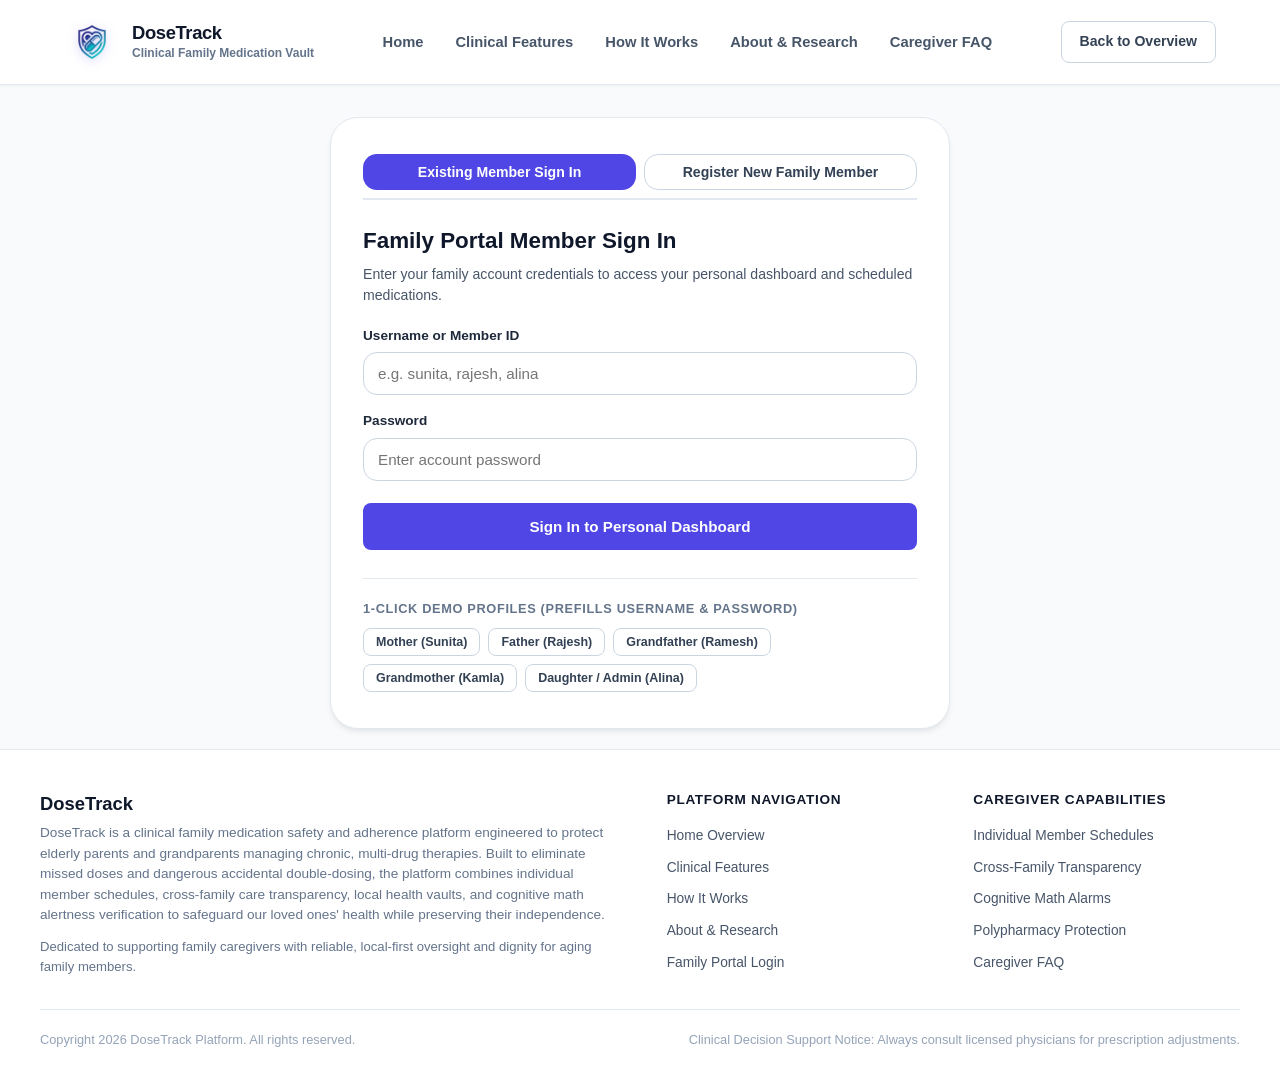
<file: templates/login.html>
<!DOCTYPE html>
<html lang="en">
<head>
  <meta charset="UTF-8">
  <meta name="viewport" content="width=device-width, initial-scale=1.0">
  <title>Sign In - DoseTrack Family Portal</title>
  <link rel="icon" type="image/png" href="/static/images/logo.png">
  <link rel="stylesheet" href="/static/css/styles.css">
</head>
<body class="public-page-wrapper">

  <!-- Full-Width System Header -->
  <header class="site-header-full">
    <div class="header-inner-full">
      <div class="brand-block" onclick="window.location.href='/'">
        <div class="brand-symbol">
          <img src="/static/images/logo.png" alt="DoseTrack" style="width: 56px; height: 56px; object-fit: contain; border-radius: 8px;">
        </div>
        <div>
          <div class="brand-text-name">DoseTrack</div>
          <div class="brand-subtext">Clinical Family Medication Vault</div>
        </div>
      </div>

      <nav class="nav-links-row">
        <a href="/" class="nav-item">Home</a>
        <a href="/#features" class="nav-item">Clinical Features</a>
        <a href="/#how-it-works" class="nav-item">How It Works</a>
        <a href="/about" class="nav-item">About & Research</a>
        <a href="/#faq-section" class="nav-item">Caregiver FAQ</a>
      </nav>

      <div class="nav-actions-right">
        <a href="/" class="btn btn-secondary">
          Back to Overview
        </a>
      </div>
    </div>
  </header>

  <!-- Main Login / Register Area -->
  <main class="public-content-container">
    <div style="max-width: 620px; margin: 0 auto;">

      <!-- Card Container -->
      <div class="login-card-box">

        <!-- Tab Switcher -->
        <div class="auth-tabs-row" style="display: flex; gap: 8px; margin-bottom: 24px; border-bottom: 2px solid var(--slate-200); padding-bottom: 8px;">
          <button type="button" id="tab-btn-signin" class="btn btn-primary" style="flex: 1; border-radius: var(--radius-md);">
            Existing Member Sign In
          </button>
          <button type="button" id="tab-btn-register" class="btn btn-secondary" style="flex: 1; border-radius: var(--radius-md);">
            Register New Family Member
          </button>
        </div>

        <!-- Form 1: Existing Member Sign In -->
        <div id="section-signin">
          <div style="margin-bottom: 20px;">
            <h1 style="font-size: 1.4rem; font-weight: 800; color: var(--slate-900); margin-bottom: 6px;">
              Family Portal Member Sign In
            </h1>
            <p style="font-size: 0.88rem; color: var(--slate-600);">
              Enter your family account credentials to access your personal dashboard and scheduled medications.
            </p>
          </div>

          <!-- Alert box for errors -->
          <div id="signin-alert" class="alert-box alert-error" style="display: none; margin-bottom: 16px;"></div>

          <form id="form-signin" onsubmit="return false;">
            <div class="form-group" style="margin-bottom: 16px;">
              <label for="login-username" class="form-label" style="display: block; font-weight: 700; margin-bottom: 6px; color: var(--slate-800);">
                Username or Member ID
              </label>
              <input 
                type="text" 
                id="login-username" 
                class="form-input" 
                placeholder="e.g. sunita, rajesh, alina"
                required
                autocomplete="username"
                style="width: 100%; padding: 12px 14px; border: 1.5px solid var(--slate-300); border-radius: var(--radius-md); font-size: 0.95rem;"
              >
            </div>

            <div class="form-group" style="margin-bottom: 22px;">
              <label for="login-password" class="form-label" style="display: block; font-weight: 700; margin-bottom: 6px; color: var(--slate-800);">
                Password
              </label>
              <input 
                type="password" 
                id="login-password" 
                class="form-input" 
                placeholder="Enter account password"
                required
                autocomplete="current-password"
                style="width: 100%; padding: 12px 14px; border: 1.5px solid var(--slate-300); border-radius: var(--radius-md); font-size: 0.95rem;"
              >
            </div>

            <button type="submit" id="btn-submit-signin" class="btn btn-primary btn-lg" style="width: 100%; justify-content: center; padding: 14px;">
              Sign In to Personal Dashboard
            </button>
          </form>

          <!-- 1-Click Quick Demo Accounts -->
          <div style="margin-top: 28px; padding-top: 20px; border-top: 1px solid var(--slate-200);">
            <div style="font-size: 0.8rem; font-weight: 800; color: var(--slate-500); text-transform: uppercase; letter-spacing: 0.05em; margin-bottom: 10px;">
              1-Click Demo Profiles (Prefills Username & Password)
            </div>
            <div style="display: flex; flex-wrap: wrap; gap: 8px;">
              <button type="button" class="btn btn-secondary btn-sm demo-account-btn" data-username="sunita" data-pwd="sunita123">
                Mother (Sunita)
              </button>
              <button type="button" class="btn btn-secondary btn-sm demo-account-btn" data-username="rajesh" data-pwd="rajesh123">
                Father (Rajesh)
              </button>
              <button type="button" class="btn btn-secondary btn-sm demo-account-btn" data-username="ramesh" data-pwd="ramesh123">
                Grandfather (Ramesh)
              </button>
              <button type="button" class="btn btn-secondary btn-sm demo-account-btn" data-username="kamla" data-pwd="kamla123">
                Grandmother (Kamla)
              </button>
              <button type="button" class="btn btn-secondary btn-sm demo-account-btn" data-username="alina" data-pwd="alina123">
                Daughter / Admin (Alina)
              </button>
            </div>
          </div>
        </div>

        <!-- Form 2: New Member Registration (Only 6 fields) -->
        <div id="section-register" style="display: none;">
          <div style="margin-bottom: 20px;">
            <h1 style="font-size: 1.4rem; font-weight: 800; color: var(--slate-900); margin-bottom: 6px;">
              Register New Family Member
            </h1>
            <p style="font-size: 0.88rem; color: var(--slate-600);">
              Create an account with basic credentials. You will add clinical biometrics and medications immediately upon completion.
            </p>
          </div>

          <!-- Alert box for register errors -->
          <div id="register-alert" class="alert-box alert-error" style="display: none; margin-bottom: 16px;"></div>

          <form id="form-register" onsubmit="return false;">
            <div style="display: grid; grid-template-columns: 1fr 1fr; gap: 14px; margin-bottom: 14px;">
              <div class="form-group">
                <label for="reg-first-name" class="form-label" style="display: block; font-weight: 700; margin-bottom: 6px; color: var(--slate-800);">
                  First Name *
                </label>
                <input 
                  type="text" 
                  id="reg-first-name" 
                  class="form-input" 
                  placeholder="e.g. Ramesh" 
                  required
                  style="width: 100%; padding: 11px 14px; border: 1.5px solid var(--slate-300); border-radius: var(--radius-md);"
                >
              </div>

              <div class="form-group">
                <label for="reg-last-name" class="form-label" style="display: block; font-weight: 700; margin-bottom: 6px; color: var(--slate-800);">
                  Second Name (Last Name) *
                </label>
                <input 
                  type="text" 
                  id="reg-last-name" 
                  class="form-input" 
                  placeholder="e.g. Sharma" 
                  required
                  style="width: 100%; padding: 11px 14px; border: 1.5px solid var(--slate-300); border-radius: var(--radius-md);"
                >
              </div>
            </div>

            <div style="display: grid; grid-template-columns: 1fr 1fr; gap: 14px; margin-bottom: 14px;">
              <div class="form-group">
                <label for="reg-gender" class="form-label" style="display: block; font-weight: 700; margin-bottom: 6px; color: var(--slate-800);">
                  Gender *
                </label>
                <select 
                  id="reg-gender" 
                  class="form-input" 
                  required
                  style="width: 100%; padding: 11px 14px; border: 1.5px solid var(--slate-300); border-radius: var(--radius-md); background: #ffffff;"
                >
                  <option value="Female">Female</option>
                  <option value="Male">Male</option>
                  <option value="Other">Other</option>
                </select>
              </div>

              <div class="form-group">
                <label for="reg-age" class="form-label" style="display: block; font-weight: 700; margin-bottom: 6px; color: var(--slate-800);">
                  Age *
                </label>
                <input 
                  type="number" 
                  id="reg-age" 
                  class="form-input" 
                  placeholder="e.g. 72" 
                  min="1" 
                  max="120" 
                  required
                  style="width: 100%; padding: 11px 14px; border: 1.5px solid var(--slate-300); border-radius: var(--radius-md);"
                >
              </div>
            </div>

            <div class="form-group" style="margin-bottom: 14px;">
              <label for="reg-username" class="form-label" style="display: block; font-weight: 700; margin-bottom: 6px; color: var(--slate-800);">
                Username *
              </label>
              <input 
                type="text" 
                id="reg-username" 
                class="form-input" 
                placeholder="Choose a unique username (e.g. ramesh_s)" 
                required
                autocomplete="username"
                style="width: 100%; padding: 11px 14px; border: 1.5px solid var(--slate-300); border-radius: var(--radius-md);"
              >
            </div>

            <div class="form-group" style="margin-bottom: 22px;">
              <label for="reg-password" class="form-label" style="display: block; font-weight: 700; margin-bottom: 6px; color: var(--slate-800);">
                Password *
              </label>
              <input 
                type="password" 
                id="reg-password" 
                class="form-input" 
                placeholder="Minimum 4 characters" 
                required
                autocomplete="new-password"
                style="width: 100%; padding: 11px 14px; border: 1.5px solid var(--slate-300); border-radius: var(--radius-md);"
              >
            </div>

            <button type="submit" id="btn-submit-register" class="btn btn-primary btn-lg" style="width: 100%; justify-content: center; padding: 14px;">
              Complete Registration & Proceed to Clinical Setup
            </button>
          </form>
        </div>

      </div>

    </div>
  </main>

  <!-- Full-Width System Footer -->
  <footer class="site-footer-full">
    <div class="footer-inner-full">
      <div class="footer-grid-improved">
        <div class="footer-desc-column">
          <div class="footer-brand-title">DoseTrack</div>
          <p class="footer-brand-desc">
            DoseTrack is a clinical family medication safety and adherence platform engineered to protect elderly parents and grandparents managing chronic, multi-drug therapies. Built to eliminate missed doses and dangerous accidental double-dosing, the platform combines individual member schedules, cross-family care transparency, local health vaults, and cognitive math alertness verification to safeguard our loved ones' health while preserving their independence.
          </p>
          <p class="footer-caregiver-assurance">
            Dedicated to supporting family caregivers with reliable, local-first oversight and dignity for aging family members.
          </p>
        </div>

        <div class="footer-links-column">
          <div class="footer-col-title">Platform Navigation</div>
          <ul class="footer-links-list">
            <li><a href="/" class="footer-nav-link">Home Overview</a></li>
            <li><a href="/#features" class="footer-nav-link">Clinical Features</a></li>
            <li><a href="/#how-it-works" class="footer-nav-link">How It Works</a></li>
            <li><a href="/about" class="footer-nav-link">About & Research</a></li>
            <li><a href="/login" class="footer-nav-link">Family Portal Login</a></li>
          </ul>
        </div>

        <div class="footer-links-column">
          <div class="footer-col-title">Caregiver Capabilities</div>
          <ul class="footer-links-list">
            <li><a href="/#features" class="footer-nav-link">Individual Member Schedules</a></li>
            <li><a href="/#features" class="footer-nav-link">Cross-Family Transparency</a></li>
            <li><a href="/about#math-verification" class="footer-nav-link">Cognitive Math Alarms</a></li>
            <li><a href="/about#polypharmacy" class="footer-nav-link">Polypharmacy Protection</a></li>
            <li><a href="/#faq-section" class="footer-nav-link">Caregiver FAQ</a></li>
          </ul>
        </div>
      </div>

      <div class="footer-bottom-bar-v2">
        <div>
          Copyright 2026 DoseTrack Platform. All rights reserved.
        </div>
        <div>
          Clinical Decision Support Notice: Always consult licensed physicians for prescription adjustments.
        </div>
      </div>
    </div>
  </footer>

  <script src="/static/js/api.js"></script>
  <script src="/static/js/login.js"></script>
</body>
</html>
</file>
<file: static/css/styles.css>
/*
  DoseTrack - Professional Clinical Design System
  Optimized for accessible elder care, public presentation, separate login,
  and a full sidebar-driven dashboard layout.
  Strictly no emojis. Clean typography and SVG indicators.
*/

:root {
  --primary: #4f46e5;
  --primary-hover: #4338ca;
  --primary-light: #eef2ff;
  --primary-border: #c7d2fe;

  --accent-rose: #f43f5e;
  --accent-rose-light: #ffe4e6;
  
  --success: #059669;
  --success-light: #ecfdf5;
  --success-border: #a7f3d0;
  
  --warning: #d97706;
  --warning-light: #fffbeb;
  --warning-border: #fde68a;

  --danger: #dc2626;
  --danger-light: #fef2f2;
  --danger-border: #fecaca;
  
  --slate-900: #0f172a;
  --slate-800: #1e293b;
  --slate-700: #334155;
  --slate-600: #475569;
  --slate-500: #64748b;
  --slate-400: #94a3b8;
  --slate-300: #cbd5e1;
  --slate-200: #e2e8f0;
  --slate-100: #f1f5f9;
  --slate-50: #f8fafc;
  
  --radius-sm: 8px;
  --radius-md: 14px;
  --radius-lg: 20px;
  --radius-xl: 28px;
  --radius-full: 9999px;
  
  --shadow-sm: 0 1px 3px 0 rgb(0 0 0 / 0.06);
  --shadow-md: 0 4px 6px -1px rgb(0 0 0 / 0.07), 0 2px 4px -2px rgb(0 0 0 / 0.05);
  --shadow-lg: 0 10px 25px -5px rgb(0 0 0 / 0.08), 0 8px 10px -6px rgb(0 0 0 / 0.04);
}

* {
  box-sizing: border-box;
  margin: 0;
  padding: 0;
}

html {
  height: 100%;
}

body {
  font-family: -apple-system, BlinkMacSystemFont, "Segoe UI", Roboto, "Helvetica Neue", Arial, sans-serif;
  background-color: #f8fafc;
  color: var(--slate-800);
  line-height: 1.5;
  font-size: 15px;
  -webkit-font-smoothing: antialiased;
  min-height: 100%;
}

/* App Container for Public Views */
.public-container {
  max-width: 1180px;
  margin: 0 auto;
  padding: 20px 20px 60px 20px;
}

/* Global Public Header */
.main-nav-bar {
  display: flex;
  justify-content: space-between;
  align-items: center;
  padding: 16px 26px;
  background: #ffffff;
  border: 1px solid var(--slate-200);
  border-radius: var(--radius-lg);
  box-shadow: var(--shadow-sm);
  margin-bottom: 24px;
  flex-wrap: wrap;
  gap: 16px;
}

.brand-block {
  display: flex;
  align-items: center;
  gap: 12px;
  cursor: pointer;
}

.brand-symbol {
  width: 56px;
  height: 56px;
  display: flex;
  align-items: center;
  justify-content: center;
  background: transparent;
  flex-shrink: 0;
}

.brand-symbol img {
  width: 100%;
  height: 100%;
  object-fit: contain;
  filter: drop-shadow(0 2px 6px rgba(79, 70, 229, 0.28));
  transition: transform 0.25s cubic-bezier(0.16, 1, 0.3, 1);
}

.brand-block:hover .brand-symbol img,
.sidebar-brand-block:hover .brand-symbol img {
  transform: scale(1.08) rotate(1deg);
}

.brand-text-name {
  font-size: 1.3rem;
  font-weight: 800;
  color: var(--slate-900);
  letter-spacing: -0.02em;
}

.public-nav-links {
  display: flex;
  align-items: center;
  gap: 20px;
}

.public-nav-link {
  font-size: 0.9rem;
  font-weight: 600;
  color: var(--slate-600);
  text-decoration: none;
  transition: color 0.15s ease;
}

.public-nav-link:hover {
  color: var(--primary);
}

/* View States */
.app-view {
  display: none;
}

.app-view.active {
  display: block;
}

/* ========================================================================= */
/* VIEW 1: PUBLIC HOMEPAGE */
/* ========================================================================= */
.landing-hero-card {
  background: linear-gradient(135deg, #eef2ff 0%, #fdf2f8 50%, #f8fafc 100%);
  border: 1px solid #e0e7ff;
  border-radius: var(--radius-xl);
  padding: 64px 40px;
  text-align: center;
  box-shadow: var(--shadow-md);
  margin-bottom: 40px;
}

.landing-tagline {
  display: inline-flex;
  align-items: center;
  gap: 8px;
  background: #ffffff;
  padding: 6px 18px;
  border-radius: var(--radius-full);
  font-size: 0.85rem;
  font-weight: 700;
  color: var(--primary);
  border: 1px solid var(--primary-border);
  margin-bottom: 22px;
}

.landing-hero-title {
  font-size: 3rem;
  font-weight: 800;
  color: var(--slate-900);
  line-height: 1.15;
  letter-spacing: -0.03em;
  margin-bottom: 18px;
  max-width: 740px;
  margin-left: auto;
  margin-right: auto;
}

.landing-hero-sub {
  font-size: 1.15rem;
  color: var(--slate-600);
  max-width: 620px;
  margin-left: auto;
  margin-right: auto;
  margin-bottom: 32px;
  line-height: 1.6;
}

.hero-cta-group {
  display: flex;
  justify-content: center;
  gap: 14px;
  flex-wrap: wrap;
}

.landing-cta-btn {
  background: linear-gradient(135deg, var(--primary) 0%, #4338ca 100%);
  color: #ffffff;
  font-size: 1.05rem;
  font-weight: 700;
  padding: 14px 34px;
  border-radius: var(--radius-full);
  border: none;
  cursor: pointer;
  box-shadow: 0 10px 20px -5px rgba(79, 70, 229, 0.4);
  transition: transform 0.15s ease, box-shadow 0.15s ease;
  display: inline-flex;
  align-items: center;
  gap: 8px;
}

.landing-cta-btn:hover {
  transform: translateY(-2px);
  box-shadow: 0 14px 24px -5px rgba(79, 70, 229, 0.5);
}

.landing-demo-btn {
  background: #ffffff;
  color: var(--slate-800);
  font-size: 1.05rem;
  font-weight: 700;
  padding: 14px 30px;
  border-radius: var(--radius-full);
  border: 1.5px solid var(--slate-300);
  cursor: pointer;
  transition: background 0.15s ease;
  text-decoration: none;
}

.landing-demo-btn:hover {
  background: var(--slate-50);
}

.section-headline {
  text-align: center;
  margin-bottom: 32px;
}

.section-title {
  font-size: 1.9rem;
  font-weight: 800;
  color: var(--slate-900);
  letter-spacing: -0.02em;
  margin-bottom: 8px;
}

.section-sub {
  font-size: 1rem;
  color: var(--slate-500);
  max-width: 600px;
  margin: 0 auto;
}

.features-grid {
  display: grid;
  grid-template-columns: repeat(auto-fit, minmax(250px, 1fr));
  gap: 20px;
  margin-bottom: 50px;
}

.feature-box {
  background: #ffffff;
  border: 1px solid var(--slate-200);
  border-radius: var(--radius-lg);
  padding: 26px;
  box-shadow: var(--shadow-sm);
}

.feature-icon-wrapper {
  width: 48px;
  height: 48px;
  border-radius: var(--radius-md);
  background: var(--slate-100);
  color: var(--primary);
  display: flex;
  align-items: center;
  justify-content: center;
  margin-bottom: 16px;
}

.feature-title {
  font-size: 1.1rem;
  font-weight: 700;
  color: var(--slate-900);
  margin-bottom: 6px;
}

.feature-desc {
  font-size: 0.88rem;
  color: var(--slate-500);
  line-height: 1.5;
}

.steps-grid {
  display: grid;
  grid-template-columns: repeat(auto-fit, minmax(240px, 1fr));
  gap: 20px;
  margin-bottom: 50px;
}

.step-card {
  background: #ffffff;
  border: 1px solid var(--slate-200);
  border-radius: var(--radius-lg);
  padding: 24px;
}

.step-number {
  font-size: 0.85rem;
  font-weight: 800;
  color: var(--primary);
  background: var(--primary-light);
  padding: 4px 10px;
  border-radius: var(--radius-sm);
  display: inline-block;
  margin-bottom: 12px;
}

.step-title {
  font-size: 1.05rem;
  font-weight: 700;
  color: var(--slate-900);
  margin-bottom: 6px;
}

.step-desc {
  font-size: 0.86rem;
  color: var(--slate-500);
}

.story-card {
  background: linear-gradient(135deg, #1e293b 0%, #0f172a 100%);
  color: #ffffff;
  border-radius: var(--radius-xl);
  padding: 40px;
  margin-bottom: 50px;
  display: flex;
  justify-content: space-between;
  align-items: center;
  flex-wrap: wrap;
  gap: 24px;
}

.story-content {
  max-width: 650px;
}

.story-title {
  font-size: 1.5rem;
  font-weight: 800;
  margin-bottom: 10px;
}

.story-desc {
  font-size: 0.95rem;
  color: var(--slate-300);
  line-height: 1.6;
}

/* Public Footer */
.site-footer {
  background: #ffffff;
  border: 1px solid var(--slate-200);
  border-radius: var(--radius-lg);
  padding: 30px;
  margin-top: 40px;
  display: flex;
  justify-content: space-between;
  align-items: center;
  flex-wrap: wrap;
  gap: 20px;
  font-size: 0.85rem;
  color: var(--slate-500);
}

.footer-links {
  display: flex;
  gap: 18px;
}

.footer-link {
  color: var(--slate-600);
  text-decoration: none;
  font-weight: 600;
  cursor: pointer;
}

.footer-link:hover {
  color: var(--primary);
}

/* ========================================================================= */
/* VIEW 2: DEDICATED SEPARATE LOGIN PAGE */
/* ========================================================================= */
.login-page-container {
  max-width: 980px;
  margin: 0 auto;
  padding: 20px 20px 60px 20px;
}

.login-nav-bar {
  display: flex;
  justify-content: space-between;
  align-items: center;
  padding: 14px 20px;
  background: #ffffff;
  border: 1px solid var(--slate-200);
  border-radius: var(--radius-md);
  margin-bottom: 30px;
}

.login-page-headline {
  text-align: center;
  margin-bottom: 30px;
}

.login-grid-dual {
  display: grid;
  grid-template-columns: repeat(auto-fit, minmax(320px, 1fr));
  gap: 26px;
  margin-bottom: 40px;
}

.login-card-panel {
  background: #ffffff;
  border: 1px solid var(--slate-200);
  border-radius: var(--radius-xl);
  padding: 32px 26px;
  box-shadow: var(--shadow-md);
}

.login-card-title {
  font-size: 1.25rem;
  font-weight: 800;
  color: var(--slate-900);
  margin-bottom: 4px;
}

.login-card-sub {
  font-size: 0.85rem;
  color: var(--slate-500);
  margin-bottom: 18px;
}

.member-selection-grid {
  display: grid;
  grid-template-columns: repeat(auto-fill, minmax(80px, 1fr));
  gap: 8px;
  margin-bottom: 18px;
}

.member-select-card {
  border: 2px solid var(--slate-200);
  border-radius: var(--radius-md);
  padding: 10px 6px;
  text-align: center;
  cursor: pointer;
  background: #ffffff;
  transition: all 0.15s ease;
}

.member-select-card:hover {
  border-color: var(--primary);
}

.member-select-card.active {
  border-color: var(--primary);
  background: var(--primary-light);
}

.member-select-avatar {
  width: 34px;
  height: 34px;
  border-radius: var(--radius-full);
  background: var(--slate-100);
  color: var(--slate-700);
  font-weight: 800;
  font-size: 0.8rem;
  display: flex;
  align-items: center;
  justify-content: center;
  margin: 0 auto 4px auto;
}

.member-select-card.active .member-select-avatar {
  background: var(--primary);
  color: #ffffff;
}

.member-select-name {
  font-size: 0.82rem;
  font-weight: 700;
  color: var(--slate-900);
}

.member-select-role {
  font-size: 0.7rem;
  color: var(--slate-500);
}

.pin-input-field {
  width: 100%;
  padding: 12px;
  font-size: 1.4rem;
  letter-spacing: 0.4em;
  text-align: center;
  font-weight: 800;
  color: var(--slate-900);
  border: 2px solid var(--slate-300);
  border-radius: var(--radius-md);
  outline: none;
  margin-bottom: 14px;
}

.keypad-grid {
  display: grid;
  grid-template-columns: repeat(3, 1fr);
  gap: 8px;
  max-width: 260px;
  margin: 0 auto 16px auto;
}

.keypad-btn {
  background: var(--slate-100);
  border: 1px solid var(--slate-200);
  border-radius: var(--radius-md);
  padding: 10px 0;
  font-size: 1.15rem;
  font-weight: 700;
  color: var(--slate-800);
  cursor: pointer;
  transition: background 0.15s ease;
}

.keypad-btn:hover {
  background: var(--slate-200);
}

.demo-pin-hint {
  font-size: 0.8rem;
  color: var(--slate-500);
  text-align: center;
  background: var(--slate-100);
  border-radius: var(--radius-sm);
  padding: 8px 10px;
  margin-bottom: 14px;
  line-height: 1.4;
}

.demo-quick-buttons {
  display: flex;
  flex-direction: column;
  gap: 8px;
}

.btn-demo-quick {
  background: var(--slate-50);
  border: 1.5px solid var(--slate-200);
  border-radius: var(--radius-md);
  padding: 12px 16px;
  display: flex;
  justify-content: space-between;
  align-items: center;
  cursor: pointer;
  transition: all 0.15s ease;
  text-align: left;
}

.btn-demo-quick:hover {
  border-color: var(--primary);
  background: var(--primary-light);
}

.demo-quick-name {
  font-size: 0.92rem;
  font-weight: 700;
  color: var(--slate-900);
}

.demo-quick-role {
  font-size: 0.78rem;
  color: var(--slate-500);
}

.demo-quick-pin {
  font-size: 0.8rem;
  font-weight: 800;
  color: var(--primary);
  background: #ffffff;
  padding: 4px 8px;
  border-radius: var(--radius-sm);
  border: 1px solid var(--slate-200);
}

/* ========================================================================= */
/* VIEW 3: AUTHENTICATED DASHBOARD (SIDEBAR + HEADER + BODY + FOOTER) */
/* ========================================================================= */
.dashboard-layout {
  display: flex;
  height: 100vh;
  overflow: hidden;
  background: #f8fafc;
}

/* Side-left Bar (Sidebar): Screen height, fixed/sticky, does not move on scroll */
.dashboard-sidebar {
  width: 280px;
  height: 100vh;
  position: sticky;
  top: 0;
  overflow-y: auto;
  flex-shrink: 0;
  display: flex;
  flex-direction: column;
  justify-content: space-between;
  background: #ffffff;
  border-right: 1.5px solid var(--slate-200);
  padding: 22px 18px;
  z-index: 50;
}

.sidebar-header {
  margin-bottom: 24px;
}

.sidebar-user-card {
  display: flex;
  align-items: center;
  gap: 12px;
  background: var(--slate-50);
  border: 1px solid var(--slate-200);
  border-radius: var(--radius-md);
  padding: 10px 12px;
  margin-top: 14px;
  margin-bottom: 16px;
  transition: all 0.15s ease;
}

.sidebar-user-card:hover {
  background: #ffffff;
  border-color: var(--slate-300);
  box-shadow: 0 2px 6px rgba(0, 0, 0, 0.04);
}

.sidebar-user-avatar {
  width: 40px;
  height: 40px;
  border-radius: var(--radius-full);
  background: var(--primary);
  color: #ffffff;
  font-size: 0.95rem;
  font-weight: 800;
  display: flex;
  align-items: center;
  justify-content: center;
  flex-shrink: 0;
  box-shadow: 0 1px 3px rgba(0, 0, 0, 0.1);
}

.sidebar-user-info {
  display: flex;
  flex-direction: column;
  min-width: 0;
  flex: 1;
}

.sidebar-user-name {
  font-size: 0.9rem;
  font-weight: 800;
  color: var(--slate-900);
  white-space: nowrap;
  overflow: hidden;
  text-overflow: ellipsis;
  line-height: 1.25;
}

.sidebar-user-role-line {
  display: flex;
  align-items: center;
  gap: 6px;
  margin-top: 3px;
  flex-wrap: wrap;
}

.sidebar-user-role {
  font-size: 0.74rem;
  color: var(--slate-500);
  font-weight: 600;
}

.sidebar-admin-badge {
  font-size: 0.65rem;
  font-weight: 800;
  text-transform: uppercase;
  letter-spacing: 0.03em;
  padding: 1px 6px;
  border-radius: var(--radius-full);
  background: #eef2ff;
  color: #4338ca;
  border: 1px solid #c7d2fe;
}

/* Navigation Links in Sidebar */
.sidebar-nav-menu {
  display: flex;
  flex-direction: column;
  gap: 4px;
}

.sidebar-nav-item {
  display: flex;
  align-items: center;
  gap: 12px;
  padding: 11px 14px;
  border-radius: var(--radius-md);
  color: var(--slate-600);
  font-size: 0.9rem;
  font-weight: 700;
  text-decoration: none;
  cursor: pointer;
  border: none;
  background: transparent;
  width: 100%;
  text-align: left;
  transition: all 0.15s ease;
}

.sidebar-nav-item:hover {
  background: var(--slate-100);
  color: var(--slate-900);
}

.sidebar-nav-item.active {
  background: var(--primary-light);
  color: var(--primary);
}

/* Sidebar Footer */
.sidebar-footer {
  border-top: 1px solid var(--slate-200);
  padding-top: 16px;
}

.sidebar-bio-summary {
  font-size: 0.78rem;
  color: var(--slate-500);
  margin-bottom: 12px;
  line-height: 1.4;
}

.btn-sidebar-logout {
  width: 100%;
  display: flex;
  align-items: center;
  justify-content: center;
  gap: 8px;
  padding: 10px;
  border-radius: var(--radius-sm);
  background: var(--danger-light);
  color: var(--danger);
  border: 1px solid var(--danger-border);
  font-size: 0.85rem;
  font-weight: 700;
  cursor: pointer;
  transition: background 0.15s ease;
}

.btn-sidebar-logout:hover {
  background: #fee2e2;
}

/* Main Dashboard Content Area */
.dashboard-main-area {
  flex: 1;
  height: 100vh;
  height: 100dvh;
  display: flex;
  flex-direction: column;
  min-width: 0;
  overflow: hidden;
}

/* Dashboard Top Header */
.dashboard-top-header {
  background: #ffffff;
  border-bottom: 1.5px solid var(--slate-200);
  padding: 16px 28px;
  display: flex;
  justify-content: space-between;
  align-items: center;
  gap: 16px;
  flex-wrap: wrap;
}

.dashboard-header-title {
  font-size: 1.15rem;
  font-weight: 800;
  color: var(--slate-900);
}

.dashboard-header-sub {
  font-size: 0.82rem;
  color: var(--slate-500);
}

.dashboard-header-actions {
  display: flex;
  align-items: center;
  gap: 10px;
}

/* Dashboard Body Container */
.dashboard-body-content {
  flex: 1 1 auto;
  min-height: 0;
  padding: 26px 28px;
  overflow-y: auto;
  display: flex;
  flex-direction: column;
}

/* Dashboard Pages */
.dash-page {
  display: none;
}

.dash-page.active {
  display: block;
}

.member-greeting-banner {
  background: linear-gradient(135deg, #1e1b4b 0%, #312e81 50%, #4f46e5 100%);
  border-radius: var(--radius-xl);
  padding: 24px 28px;
  color: #ffffff;
  margin-bottom: 22px;
  box-shadow: 0 10px 25px -5px rgba(79, 70, 229, 0.25);
  border: 1px solid rgba(255, 255, 255, 0.15);
}

.greeting-row {
  display: flex;
  justify-content: space-between;
  align-items: center;
  margin-bottom: 16px;
}

.greeting-user-info {
  display: flex;
  align-items: center;
  gap: 12px;
}

.greeting-avatar {
  width: 44px;
  height: 44px;
  border-radius: var(--radius-full);
  background: rgba(255, 255, 255, 0.25);
  backdrop-filter: blur(6px);
  color: #ffffff;
  font-weight: 800;
  font-size: 1rem;
  display: flex;
  align-items: center;
  justify-content: center;
  border: 1px solid rgba(255, 255, 255, 0.4);
}

.greeting-text-title {
  font-size: 0.85rem;
  opacity: 0.9;
  text-transform: uppercase;
  letter-spacing: 0.05em;
  font-weight: 600;
}

.greeting-text-name {
  font-size: 1.45rem;
  font-weight: 800;
}

.greeting-action-box {
  display: flex;
  justify-content: space-between;
  align-items: center;
  flex-wrap: wrap;
  gap: 14px;
}

.schedule-action-title {
  font-size: 1.15rem;
  font-weight: 800;
  letter-spacing: 0.02em;
}

.btn-start-schedule {
  background: #ffffff;
  color: #e11d48;
  font-weight: 800;
  font-size: 0.9rem;
  padding: 8px 22px;
  border-radius: var(--radius-full);
  border: none;
  cursor: pointer;
  box-shadow: var(--shadow-md);
  transition: transform 0.15s ease;
}

.btn-start-schedule:hover {
  transform: scale(1.04);
}

/* Calendar Days Ribbon */
.calendar-ribbon {
  background: #ffffff;
  border: 1px solid var(--slate-200);
  border-radius: var(--radius-lg);
  padding: 14px 20px;
  margin-bottom: 22px;
  display: flex;
  justify-content: space-around;
  align-items: center;
  box-shadow: var(--shadow-sm);
}

.calendar-day-item {
  display: flex;
  flex-direction: column;
  align-items: center;
  gap: 4px;
  cursor: pointer;
}

.calendar-day-label {
  font-size: 0.75rem;
  font-weight: 700;
  color: var(--slate-400);
  text-transform: uppercase;
}

.calendar-date-number {
  width: 34px;
  height: 34px;
  border-radius: var(--radius-full);
  display: flex;
  align-items: center;
  justify-content: center;
  font-size: 0.95rem;
  font-weight: 800;
  color: var(--slate-700);
}

.calendar-day-item.active .calendar-date-number {
  background: var(--primary);
  color: #ffffff;
  box-shadow: 0 4px 10px rgba(79, 70, 229, 0.35);
}

/* Personal Timeline Cards */
.timeline-card {
  background: #ffffff;
  border: 1.5px solid var(--slate-200);
  border-radius: var(--radius-lg);
  padding: 16px 20px;
  margin-bottom: 12px;
  display: flex;
  justify-content: space-between;
  align-items: center;
  flex-wrap: wrap;
  gap: 14px;
  box-shadow: var(--shadow-sm);
}

.timeline-card.taken {
  background: var(--success-light);
  border-color: var(--success-border);
}

.timeline-left {
  display: flex;
  align-items: center;
  gap: 14px;
}

.med-icon-pill {
  width: 42px;
  height: 42px;
  border-radius: var(--radius-md);
  background: var(--slate-100);
  color: var(--primary);
  display: flex;
  align-items: center;
  justify-content: center;
  flex-shrink: 0;
}

.timeline-card.taken .med-icon-pill {
  background: var(--success);
  color: #ffffff;
}

.timeline-med-name {
  font-size: 1.1rem;
  font-weight: 800;
  color: var(--slate-900);
}

.timeline-med-dosage {
  font-size: 0.82rem;
  color: var(--slate-500);
  font-weight: 600;
}

.timeline-med-instruction {
  font-size: 0.82rem;
  color: var(--slate-700);
  margin-top: 2px;
}

.timeline-med-caution {
  font-size: 0.78rem;
  color: var(--warning);
  background: var(--warning-light);
  border: 1px solid var(--warning-border);
  padding: 2px 8px;
  border-radius: var(--radius-sm);
  display: inline-block;
  margin-top: 4px;
}

.timeline-time-badge {
  font-size: 0.88rem;
  font-weight: 800;
  color: var(--slate-700);
  background: var(--slate-100);
  padding: 6px 14px;
  border-radius: var(--radius-full);
  white-space: nowrap;
}

/* Biometrics Profile Card */
.profile-biometrics-card {
  background: #ffffff;
  border: 1.5px solid var(--slate-200);
  border-radius: var(--radius-lg);
  padding: 24px;
  margin-bottom: 22px;
  box-shadow: var(--shadow-sm);
}

.bio-card-header {
  display: flex;
  justify-content: space-between;
  align-items: center;
  border-bottom: 1px solid var(--slate-200);
  padding-bottom: 14px;
  margin-bottom: 18px;
}

.biometrics-grid {
  display: grid;
  grid-template-columns: repeat(auto-fit, minmax(140px, 1fr));
  gap: 16px;
  margin-bottom: 20px;
}

.bio-item {
  background: var(--slate-50);
  border: 1px solid var(--slate-200);
  border-radius: var(--radius-sm);
  padding: 12px 14px;
}

.bio-label {
  font-size: 0.72rem;
  font-weight: 700;
  text-transform: uppercase;
  color: var(--slate-400);
  letter-spacing: 0.04em;
  margin-bottom: 2px;
}

.bio-val {
  font-size: 1.1rem;
  font-weight: 800;
  color: var(--slate-800);
}

/* All Family Members Grid */
.all-family-grid {
  display: grid;
  grid-template-columns: repeat(auto-fit, minmax(320px, 1fr));
  gap: 20px;
  margin-bottom: 24px;
}

.family-member-overview-card {
  background: #ffffff;
  border: 1.5px solid var(--slate-200);
  border-radius: var(--radius-lg);
  padding: 20px;
  box-shadow: var(--shadow-sm);
}

.family-member-card-header {
  display: flex;
  align-items: center;
  gap: 12px;
  margin-bottom: 12px;
  border-bottom: 1px solid var(--slate-200);
  padding-bottom: 10px;
}

.family-member-initials {
  width: 40px;
  height: 40px;
  border-radius: var(--radius-full);
  background: var(--slate-100);
  color: var(--slate-800);
  font-size: 0.9rem;
  font-weight: 800;
  display: flex;
  align-items: center;
  justify-content: center;
}

.family-member-title-name {
  font-size: 1.1rem;
  font-weight: 800;
  color: var(--slate-900);
}

.family-member-title-role {
  font-size: 0.78rem;
  color: var(--slate-500);
}

.sublist-med-row {
  display: flex;
  justify-content: space-between;
  align-items: center;
  padding: 8px 12px;
  background: var(--slate-50);
  border-radius: var(--radius-sm);
  border: 1px solid var(--slate-200);
  margin-bottom: 6px;
}

.sublist-med-name {
  font-size: 0.88rem;
  font-weight: 700;
  color: var(--slate-900);
}

.sublist-med-sub {
  font-size: 0.75rem;
  color: var(--slate-500);
}

.sublist-status-pill {
  font-size: 0.72rem;
  font-weight: 700;
  padding: 3px 8px;
  border-radius: var(--radius-sm);
}

.sublist-status-pill.taken {
  background: var(--success-light);
  color: var(--success);
  border: 1px solid var(--success-border);
}

.sublist-status-pill.pending {
  background: var(--slate-100);
  color: var(--slate-600);
  border: 1px solid var(--slate-300);
}

/* FAQ Accordion */
.faq-list {
  display: flex;
  flex-direction: column;
  gap: 12px;
}

.faq-item {
  background: #ffffff;
  border: 1.5px solid var(--slate-200);
  border-radius: var(--radius-md);
  padding: 18px 22px;
}

.faq-question {
  font-size: 1rem;
  font-weight: 800;
  color: var(--slate-900);
  margin-bottom: 6px;
}

.faq-answer {
  font-size: 0.88rem;
  color: var(--slate-600);
  line-height: 1.55;
}

/* Dashboard Footer */
.dashboard-footer {
  background: #ffffff;
  border-top: 1.5px solid var(--slate-200);
  padding: 16px 28px;
  display: flex;
  justify-content: space-between;
  align-items: center;
  flex-wrap: wrap;
  gap: 12px;
  font-size: 0.8rem;
  color: var(--slate-500);
  flex-shrink: 0;
  width: 100%;
  box-sizing: border-box;
  margin-top: auto;
}

/* ========================================================================= */
/* ALARM TRIGGER & MATH CHALLENGE MODAL */
/* ========================================================================= */
.alarm-overlay {
  display: none;
  position: fixed;
  top: 0;
  left: 0;
  width: 100%;
  height: 100%;
  background: rgba(15, 23, 42, 0.85);
  backdrop-filter: blur(8px);
  z-index: 9999;
  align-items: center;
  justify-content: center;
}

.alarm-overlay.active {
  display: flex;
}

.alarm-box {
  background: #ffffff;
  border-radius: var(--radius-xl);
  max-width: 480px;
  width: 92%;
  padding: 34px 28px;
  box-shadow: 0 25px 50px -12px rgba(225, 29, 72, 0.4);
  text-align: center;
  border-top: 8px solid #e11d48;
}

.alarm-bell-icon {
  width: 60px;
  height: 60px;
  border-radius: var(--radius-full);
  background: #ffe4e6;
  color: #e11d48;
  display: inline-flex;
  align-items: center;
  justify-content: center;
  margin-bottom: 14px;
}

.alarm-box-title {
  font-size: 1.4rem;
  font-weight: 800;
  color: var(--slate-900);
  margin-bottom: 6px;
}

.alarm-box-sub {
  font-size: 0.9rem;
  color: var(--slate-600);
  margin-bottom: 22px;
}

.math-challenge-card {
  background: var(--slate-50);
  border: 1.5px solid var(--slate-300);
  border-radius: var(--radius-md);
  padding: 16px;
  margin-bottom: 14px;
  text-align: left;
}

.math-prompt-text {
  font-size: 1.15rem;
  font-weight: 800;
  color: var(--slate-900);
  margin-bottom: 8px;
}

.math-input-field {
  width: 100%;
  padding: 10px 14px;
  font-size: 1.1rem;
  font-weight: 700;
  border: 2px solid var(--slate-300);
  border-radius: var(--radius-sm);
  outline: none;
}

.math-input-field:focus {
  border-color: var(--primary);
}

.math-error-notice {
  font-size: 0.85rem;
  font-weight: 700;
  color: var(--danger);
  margin-top: 8px;
  display: none;
}

.btn-dismiss-alarm {
  width: 100%;
  background: #e11d48;
  color: #ffffff;
  font-size: 1rem;
  font-weight: 800;
  padding: 12px 20px;
  border-radius: var(--radius-md);
  border: none;
  cursor: pointer;
}

/* Modals & Buttons */
.btn {
  display: inline-flex;
  align-items: center;
  justify-content: center;
  gap: 8px;
  padding: 9px 18px;
  font-size: 0.88rem;
  font-weight: 700;
  border-radius: var(--radius-sm);
  border: 1px solid transparent;
  cursor: pointer;
  transition: all 0.15s ease;
  text-decoration: none;
}

.btn-primary {
  background: var(--primary);
  color: #ffffff;
}

.btn-primary:hover {
  background: var(--primary-hover);
}

.btn-secondary {
  background: #ffffff;
  color: var(--slate-700);
  border-color: var(--slate-300);
}

.btn-secondary:hover {
  background: var(--slate-50);
}

.btn-outline-danger {
  background: transparent;
  color: var(--danger);
  border-color: var(--danger-border);
  padding: 6px 12px;
  font-size: 0.8rem;
}

.modal-overlay {
  display: none;
  position: fixed;
  top: 0;
  left: 0;
  width: 100%;
  height: 100%;
  background: rgba(15, 23, 42, 0.6);
  backdrop-filter: blur(4px);
  z-index: 1000;
  align-items: center;
  justify-content: center;
}

.modal-overlay.active {
  display: flex;
}

.modal-box {
  background: #ffffff;
  border-radius: var(--radius-lg);
  max-width: 520px;
  width: 92%;
  max-height: 90vh;
  overflow-y: auto;
  padding: 26px 30px;
  box-shadow: var(--shadow-lg);
}

.modal-header {
  display: flex;
  justify-content: space-between;
  align-items: center;
  margin-bottom: 16px;
  border-bottom: 1px solid var(--slate-200);
  padding-bottom: 12px;
}

.modal-title {
  font-size: 1.15rem;
  font-weight: 800;
  color: var(--slate-900);
}

.modal-close-btn {
  background: transparent;
  border: none;
  font-size: 1.3rem;
  cursor: pointer;
  color: var(--slate-400);
}

.form-group {
  margin-bottom: 16px;
}

.form-label {
  display: block;
  font-size: 0.85rem;
  font-weight: 700;
  color: var(--slate-700);
  margin-bottom: 6px;
}

.form-input, .form-textarea, .form-select {
  width: 100%;
  padding: 10px 12px;
  font-size: 0.9rem;
  font-family: inherit;
  border: 1px solid var(--slate-300);
  border-radius: var(--radius-sm);
  background: #ffffff;
  color: var(--slate-900);
}

.form-input:focus, .form-textarea:focus, .form-select:focus {
  outline: none;
  border-color: var(--primary);
  box-shadow: 0 0 0 3px var(--primary-light);
}

.toast-notice {
  position: fixed;
  bottom: 24px;
  right: 24px;
  background: var(--slate-900);
  color: #ffffff;
  padding: 12px 22px;
  border-radius: var(--radius-sm);
  font-size: 0.88rem;
  font-weight: 700;
  box-shadow: var(--shadow-lg);
  display: none;
  z-index: 10000;
}

/* Auth Tabs Navigation */
.auth-tabs-nav {
  display: flex;
  background: var(--slate-100);
  border: 1px solid var(--slate-200);
  border-radius: var(--radius-md);
  padding: 6px;
  margin-bottom: 24px;
  gap: 8px;
}

.auth-tab-btn {
  flex: 1;
  padding: 11px 16px;
  font-size: 0.92rem;
  font-weight: 700;
  border: none;
  background: transparent;
  color: var(--slate-600);
  border-radius: var(--radius-sm);
  cursor: pointer;
  transition: all 0.15s ease;
  display: flex;
  align-items: center;
  justify-content: center;
  gap: 8px;
}

.auth-tab-btn:hover {
  color: var(--slate-900);
}

.auth-tab-btn.active {
  background: #ffffff;
  color: var(--primary);
  box-shadow: var(--shadow-sm);
}

.auth-tab-panel {
  display: none;
}

.auth-tab-panel.active {
  display: block;
}

/* Registration Layout */
.register-card-panel {
  background: #ffffff;
  border: 1px solid var(--slate-200);
  border-radius: var(--radius-xl);
  padding: 34px 32px;
  box-shadow: var(--shadow-md);
  margin-bottom: 40px;
}

.form-section-divider {
  border-top: 1px solid var(--slate-200);
  margin: 22px 0 18px 0;
  padding-top: 16px;
}

.form-section-title {
  font-size: 1rem;
  font-weight: 800;
  color: var(--slate-900);
  margin-bottom: 4px;
}

.form-section-sub {
  font-size: 0.82rem;
  color: var(--slate-500);
  margin-bottom: 14px;
}

.form-row-dual {
  display: grid;
  grid-template-columns: 1fr 1fr;
  gap: 14px;
}

.form-row-triple {
  display: grid;
  grid-template-columns: 1fr 1fr 1fr;
  gap: 14px;
}

@media (max-width: 680px) {
  .form-row-dual, .form-row-triple {
    grid-template-columns: 1fr;
  }
}

/* Admin Role Designation Card */
.admin-designation-card {
  background: #f0fdf4;
  border: 1.5px solid #bbf7d0;
  border-radius: var(--radius-md);
  padding: 14px 16px;
  display: flex;
  align-items: flex-start;
  gap: 12px;
  margin-bottom: 18px;
  cursor: pointer;
}

.admin-checkbox-custom {
  margin-top: 3px;
  width: 18px;
  height: 18px;
  cursor: pointer;
}

.admin-card-title {
  font-size: 0.92rem;
  font-weight: 800;
  color: #166534;
}

.admin-card-desc {
  font-size: 0.8rem;
  color: #15803d;
  line-height: 1.4;
  margin-top: 2px;
}

/* Badges */
.badge-admin {
  display: inline-flex;
  align-items: center;
  gap: 4px;
  background: #eff6ff;
  color: #1d4ed8;
  border: 1px solid #bfdbfe;
  font-size: 0.72rem;
  font-weight: 800;
  padding: 2px 8px;
  border-radius: var(--radius-full);
  text-transform: uppercase;
  letter-spacing: 0.03em;
}

.badge-role-tag {
  display: inline-block;
  background: var(--slate-100);
  color: var(--slate-700);
  font-size: 0.75rem;
  font-weight: 700;
  padding: 2px 8px;
  border-radius: var(--radius-full);
}

/* Collapsible FAQ Accordion */
.faq-accordion {
  display: flex;
  flex-direction: column;
  gap: 10px;
  margin-top: 14px;
}

.faq-accordion-item {
  background: #ffffff;
  border: 1.5px solid var(--slate-200);
  border-radius: var(--radius-md);
  overflow: hidden;
  transition: all 0.2s ease;
}

.faq-accordion-item:hover {
  border-color: var(--slate-300);
}

.faq-accordion-item.open {
  border-color: var(--primary);
  box-shadow: var(--shadow-sm);
}

.faq-accordion-header {
  width: 100%;
  padding: 16px 20px;
  background: transparent;
  border: none;
  display: flex;
  justify-content: space-between;
  align-items: center;
  cursor: pointer;
  text-align: left;
  font-size: 0.95rem;
  font-weight: 700;
  color: var(--slate-800);
  font-family: inherit;
  transition: color 0.15s ease;
}

.faq-accordion-header:hover {
  color: var(--primary);
}

.faq-accordion-icon {
  width: 22px;
  height: 22px;
  display: flex;
  align-items: center;
  justify-content: center;
  color: var(--slate-400);
  transition: transform 0.2s ease;
  flex-shrink: 0;
  margin-left: 12px;
}

.faq-accordion-item.open .faq-accordion-icon {
  transform: rotate(180deg);
  color: var(--primary);
}

.faq-accordion-body {
  max-height: 0;
  overflow: hidden;
  transition: max-height 0.25s ease, padding 0.2s ease;
  padding: 0 20px;
  font-size: 0.88rem;
  color: var(--slate-600);
  line-height: 1.6;
  background: #fafafa;
}

.faq-accordion-item.open .faq-accordion-body {
  max-height: 600px;
  padding: 14px 20px 18px 20px;
  border-top: 1px solid var(--slate-100);
}

/* Multi-Column Modern Footer */
.site-footer-v2 {
  background: #ffffff;
  border: 1px solid var(--slate-200);
  border-radius: var(--radius-xl);
  padding: 44px 36px 24px 36px;
  margin-top: 50px;
  box-shadow: var(--shadow-sm);
}

.footer-grid-v2 {
  display: grid;
  grid-template-columns: 2fr 1fr 1fr 1fr;
  gap: 32px;
  margin-bottom: 32px;
}

@media (max-width: 860px) {
  .footer-grid-v2 {
    grid-template-columns: 1fr 1fr;
  }
}

@media (max-width: 540px) {
  .footer-grid-v2 {
    grid-template-columns: 1fr;
  }
}

.footer-brand-title {
  font-size: 1.15rem;
  font-weight: 800;
  color: var(--slate-900);
  margin-bottom: 6px;
}

.footer-brand-desc {
  font-size: 0.85rem;
  color: var(--slate-500);
  line-height: 1.5;
  margin-bottom: 12px;
}

.footer-col-title {
  font-size: 0.85rem;
  font-weight: 800;
  color: var(--slate-900);
  text-transform: uppercase;
  letter-spacing: 0.05em;
  margin-bottom: 14px;
}

.footer-links-list {
  list-style: none;
  display: flex;
  flex-direction: column;
  gap: 9px;
}

.footer-nav-link {
  font-size: 0.86rem;
  color: var(--slate-600);
  text-decoration: none;
  cursor: pointer;
  transition: color 0.15s ease;
}

.footer-nav-link:hover {
  color: var(--primary);
}

.footer-bottom-bar-v2 {
  border-top: 1px solid var(--slate-200);
  padding-top: 20px;
  display: flex;
  justify-content: space-between;
  align-items: center;
  flex-wrap: wrap;
  gap: 14px;
  font-size: 0.8rem;
  color: var(--slate-400);
}

/* About Page Specific Styles */
.about-hero-card {
  background: linear-gradient(135deg, #f0fdf4 0%, #eff6ff 50%, #ffffff 100%);
  border: 1px solid #dbeafe;
  border-radius: var(--radius-xl);
  padding: 56px 36px;
  text-align: center;
  margin-bottom: 36px;
}

.about-headline {
  font-size: 2.2rem;
  font-weight: 800;
  color: var(--slate-900);
  margin-bottom: 12px;
  line-height: 1.25;
}

.about-sub {
  font-size: 1.05rem;
  color: var(--slate-600);
  max-width: 760px;
  margin: 0 auto;
  line-height: 1.6;
}

.about-grid-cards {
  display: grid;
  grid-template-columns: repeat(auto-fit, minmax(320px, 1fr));
  gap: 24px;
  margin-bottom: 40px;
}

.about-card-box {
  background: #ffffff;
  border: 1px solid var(--slate-200);
  border-radius: var(--radius-lg);
  padding: 26px;
  box-shadow: var(--shadow-sm);
}

.about-card-icon {
  width: 44px;
  height: 44px;
  border-radius: var(--radius-md);
  background: var(--primary-light);
  color: var(--primary);
  display: flex;
  align-items: center;
  justify-content: center;
  margin-bottom: 14px;
}

.about-card-title {
  font-size: 1.1rem;
  font-weight: 800;
  color: var(--slate-900);
  margin-bottom: 8px;
}

.about-card-desc {
  font-size: 0.88rem;
  color: var(--slate-600);
  line-height: 1.6;
}

.about-highlight-box {
  background: #f8fafc;
  border-left: 4px solid var(--primary);
  border-radius: 0 var(--radius-md) var(--radius-md) 0;
  padding: 20px 24px;
  margin: 24px 0 36px 0;
}

.about-highlight-title {
  font-size: 1rem;
  font-weight: 800;
  color: var(--slate-900);
  margin-bottom: 4px;
}

.about-highlight-text {
  font-size: 0.9rem;
  color: var(--slate-600);
  line-height: 1.6;
}

/* ========================================================================= */
/* FULL-WIDTH SYSTEM HEADERS & FOOTERS (EDGE-TO-EDGE)                        */
/* ========================================================================= */

.site-header-full {
  width: 100%;
  max-width: 100%;
  background: #ffffff;
  border-bottom: 1.5px solid var(--slate-200);
  position: sticky;
  top: 0;
  z-index: 1000;
  box-shadow: 0 1px 3px 0 rgba(15, 23, 42, 0.05);
}

.header-inner-full {
  width: 100%;
  max-width: 1200px;
  margin: 0 auto;
  box-sizing: border-box;
  padding: 14px 24px;
  display: flex;
  justify-content: space-between;
  align-items: center;
  gap: 20px;
}

.site-footer-full {
  width: 100%;
  max-width: 100%;
  background: #ffffff;
  border-top: 1.5px solid var(--slate-200);
  padding: 40px 24px 28px 24px;
  box-sizing: border-box;
  margin-top: auto;
  flex-shrink: 0;
}

.footer-inner-full {
  width: 100%;
  max-width: 1200px;
  margin: 0 auto;
  box-sizing: border-box;
}

/* Page content wrappers */
.public-page-wrapper {
  min-height: 100vh;
  min-height: 100dvh;
  display: flex;
  flex-direction: column;
}

.public-content-container {
  max-width: 1200px;
  width: 100%;
  margin: 0 auto;
  padding: 32px 24px 20px 24px;
  box-sizing: border-box;
  flex: 1 0 auto;
}

/* Dashboard Top Header & Popovers */
.header-popover-wrapper {
  position: relative;
  display: inline-block;
}

.header-icon-btn {
  background: #ffffff;
  border: 1px solid var(--slate-200);
  width: 42px;
  height: 42px;
  border-radius: var(--radius-md);
  display: flex;
  align-items: center;
  justify-content: center;
  color: var(--slate-700);
  cursor: pointer;
  position: relative;
  transition: all 0.15s ease;
}

.header-icon-btn:hover {
  background: var(--slate-100);
  border-color: var(--slate-300);
  color: var(--primary);
}

.header-badge-count {
  position: absolute;
  top: -4px;
  right: -4px;
  background: var(--accent-rose);
  color: #ffffff;
  font-size: 0.72rem;
  font-weight: 800;
  min-width: 18px;
  height: 18px;
  line-height: 18px;
  padding: 0 4px;
  border-radius: var(--radius-full);
  text-align: center;
  border: 2px solid #ffffff;
}

.header-profile-btn {
  background: #ffffff;
  border: 1px solid var(--slate-200);
  border-radius: var(--radius-full);
  padding: 4px 14px 4px 6px;
  display: flex;
  align-items: center;
  gap: 10px;
  cursor: pointer;
  transition: all 0.15s ease;
}

.header-profile-btn:hover {
  background: var(--slate-50);
  border-color: var(--primary-border);
}

.header-profile-avatar {
  width: 32px;
  height: 32px;
  border-radius: var(--radius-full);
  background: var(--primary);
  color: #ffffff;
  font-size: 0.8rem;
  font-weight: 800;
  display: flex;
  align-items: center;
  justify-content: center;
}

.header-profile-meta {
  text-align: left;
  display: flex;
  flex-direction: column;
}

.header-profile-name {
  font-size: 0.85rem;
  font-weight: 700;
  color: var(--slate-900);
  line-height: 1.2;
}

.header-profile-role {
  font-size: 0.72rem;
  color: var(--slate-500);
}

.header-chevron {
  color: var(--slate-400);
  transition: transform 0.2s ease;
}

.header-dropdown-holder {
  display: none;
  position: absolute;
  top: calc(100% + 10px);
  right: 0;
  background: #ffffff;
  border: 1px solid var(--slate-200);
  border-radius: var(--radius-lg);
  box-shadow: 0 14px 35px -5px rgba(15, 23, 42, 0.18);
  z-index: 1100;
}

.header-dropdown-holder.active {
  display: block;
  animation: holderFadeIn 0.18s ease-out;
}

@keyframes holderFadeIn {
  from { opacity: 0; transform: translateY(-6px); }
  to { opacity: 1; transform: translateY(0); }
}

.notifications-holder {
  width: 380px;
  max-width: calc(100vw - 32px);
}

.profile-holder {
  width: 360px;
  max-width: calc(100vw - 32px);
}

.holder-header {
  padding: 16px 20px;
  border-bottom: 1px solid var(--slate-200);
  display: flex;
  justify-content: space-between;
  align-items: center;
}

.holder-title {
  font-size: 0.95rem;
  font-weight: 800;
  color: var(--slate-900);
}

.holder-close-btn {
  background: transparent;
  border: none;
  font-size: 1.2rem;
  color: var(--slate-400);
  cursor: pointer;
  padding: 2px 6px;
  line-height: 1;
}

.holder-close-btn:hover {
  color: var(--slate-700);
}

.holder-list-content {
  max-height: 320px;
  overflow-y: auto;
  padding: 12px;
}

.holder-notif-item {
  padding: 12px;
  border-radius: var(--radius-md);
  border: 1px solid var(--slate-100);
  background: var(--slate-50);
  margin-bottom: 8px;
  font-size: 0.83rem;
}

.holder-notif-item.urgent {
  background: #fff1f2;
  border-color: #fecdd3;
}

.holder-notif-header {
  display: flex;
  justify-content: space-between;
  margin-bottom: 4px;
}

.holder-notif-title {
  font-weight: 700;
  color: var(--slate-900);
}

.holder-notif-time {
  font-size: 0.75rem;
  color: var(--slate-500);
}

.holder-notif-body {
  color: var(--slate-600);
}

.holder-footer {
  padding: 12px 20px;
  border-top: 1px solid var(--slate-200);
  display: flex;
  justify-content: flex-end;
}

.holder-profile-hero {
  display: flex;
  align-items: center;
  gap: 14px;
}

.holder-big-avatar {
  width: 48px;
  height: 48px;
  border-radius: var(--radius-full);
  background: var(--primary);
  color: #ffffff;
  font-size: 1.15rem;
  font-weight: 800;
  display: flex;
  align-items: center;
  justify-content: center;
}

.holder-user-fullname {
  font-size: 1.05rem;
  font-weight: 800;
  color: var(--slate-900);
}

.holder-user-username {
  font-size: 0.82rem;
  color: var(--slate-500);
}

.holder-body {
  padding: 18px 20px;
}

.holder-badge-row {
  display: flex;
  gap: 8px;
  margin-bottom: 16px;
  flex-wrap: wrap;
}

.holder-bio-grid {
  display: grid;
  grid-template-columns: 1fr 1fr;
  gap: 12px;
  margin-bottom: 16px;
}

.holder-bio-item {
  background: var(--slate-50);
  border: 1px solid var(--slate-200);
  border-radius: var(--radius-md);
  padding: 8px 12px;
}

.holder-notes-box {
  background: #f8fafc;
  border: 1px solid var(--slate-200);
  border-radius: var(--radius-md);
  padding: 10px 12px;
}

.holder-notes-text {
  font-size: 0.8rem;
  color: var(--slate-600);
  line-height: 1.4;
  margin-top: 4px;
}

.holder-actions {
  padding: 14px 20px;
  border-top: 1px solid var(--slate-200);
  display: flex;
  justify-content: space-between;
  align-items: center;
  gap: 10px;
  background: var(--slate-50);
  border-bottom-left-radius: var(--radius-lg);
  border-bottom-right-radius: var(--radius-lg);
}

/* Post-Registration Onboarding Modal */
.modal-onboarding-card {
  max-width: 680px;
  width: 90%;
  max-height: 90vh;
  overflow-y: auto;
}

.onboarding-intro-box {
  background: linear-gradient(135deg, #eff6ff 0%, #f0fdf4 100%);
  border: 1px solid #bfdbfe;
  border-radius: var(--radius-md);
  padding: 16px 20px;
  margin-bottom: 20px;
}

.onboarding-intro-title {
  font-size: 1.05rem;
  font-weight: 800;
  color: var(--slate-900);
  margin-bottom: 4px;
}

.onboarding-intro-text {
  font-size: 0.85rem;
  color: var(--slate-600);
  line-height: 1.5;
}

.onboarding-section-title {
  font-size: 0.95rem;
  font-weight: 800;
  color: var(--slate-900);
  margin: 18px 0 10px 0;
  padding-bottom: 6px;
  border-bottom: 1.5px solid var(--slate-200);
}

/* ========================================================================= */
/* PUBLIC LAYOUT & NAVIGATION STYLES                                         */
/* ========================================================================= */

.nav-links-row {
  display: flex;
  align-items: center;
  gap: 24px;
  flex-wrap: wrap;
}

.nav-item {
  color: var(--slate-600);
  text-decoration: none;
  font-size: 0.92rem;
  font-weight: 600;
  padding: 6px 4px;
  position: relative;
  transition: color 0.15s ease;
}

.nav-item:hover {
  color: var(--primary);
}

.nav-item.active {
  color: var(--primary);
  font-weight: 700;
}

.nav-item.active::after {
  content: "";
  position: absolute;
  bottom: -4px;
  left: 0;
  right: 0;
  height: 2px;
  background: var(--primary);
  border-radius: var(--radius-full);
}

.nav-actions-right {
  display: flex;
  align-items: center;
  gap: 12px;
}

.brand-text-name {
  font-size: 1.15rem;
  font-weight: 800;
  color: var(--slate-900);
  line-height: 1.2;
}

.brand-subtext {
  font-size: 0.75rem;
  color: var(--slate-500);
  font-weight: 600;
}

/* ========================================================================= */
/* HERO SECTION & STATS CARDS                                                */
/* ========================================================================= */

.public-hero-card {
  background: linear-gradient(135deg, #eff6ff 0%, #f0fdf4 50%, #ffffff 100%);
  border: 1px solid #bfdbfe;
  border-radius: var(--radius-xl);
  padding: 44px 36px;
  margin-bottom: 32px;
  box-shadow: 0 4px 16px rgba(79, 70, 229, 0.06);
}

.hero-split-grid {
  display: grid;
  grid-template-columns: 1.15fr 0.85fr;
  gap: 36px;
  align-items: center;
}

@media (max-width: 900px) {
  .hero-split-grid {
    grid-template-columns: 1fr;
    text-align: center;
  }
  .hero-title {
    margin-left: auto;
    margin-right: auto;
  }
  .hero-description {
    margin-left: auto;
    margin-right: auto;
  }
  .hero-actions {
    justify-content: center;
  }
}

.hero-badge {
  display: inline-flex;
  align-items: center;
  padding: 6px 14px;
  background: #e0e7ff;
  color: var(--primary);
  font-size: 0.78rem;
  font-weight: 700;
  text-transform: uppercase;
  letter-spacing: 0.05em;
  border-radius: var(--radius-full);
  margin-bottom: 16px;
}

.hero-badge-dot {
  width: 7px;
  height: 7px;
  border-radius: 50%;
  background: var(--primary);
  display: inline-block;
  margin-right: 8px;
  animation: pulseDot 2s infinite ease-in-out;
}

.hero-title {
  font-size: 2.15rem;
  font-weight: 800;
  color: var(--slate-900);
  margin-bottom: 14px;
  line-height: 1.25;
}

.hero-description {
  font-size: 1.02rem;
  color: var(--slate-600);
  margin-bottom: 24px;
  line-height: 1.6;
}

.hero-actions {
  display: flex;
  gap: 14px;
  flex-wrap: wrap;
}

.hero-interactive-card {
  background: #ffffff;
  border: 1.5px solid var(--primary-border);
  border-radius: var(--radius-lg);
  padding: 22px;
  box-shadow: 0 10px 30px -5px rgba(79, 70, 229, 0.15);
  transition: all 0.3s cubic-bezier(0.16, 1, 0.3, 1);
  text-align: left;
}

.hero-interactive-card:hover {
  transform: translateY(-4px);
  box-shadow: 0 15px 35px -5px rgba(79, 70, 229, 0.22);
  border-color: var(--primary);
}

.hero-card-header {
  display: flex;
  justify-content: space-between;
  align-items: center;
  margin-bottom: 14px;
  border-bottom: 1px solid var(--slate-100);
  padding-bottom: 10px;
}

.hero-card-brand {
  display: flex;
  align-items: center;
  gap: 8px;
  font-weight: 800;
  font-size: 0.88rem;
  color: var(--slate-900);
}

.hero-live-badge {
  font-size: 0.7rem;
  font-weight: 700;
  color: var(--success);
  background: var(--success-light);
  border: 1px solid var(--success-border);
  padding: 2px 8px;
  border-radius: var(--radius-full);
}

.hero-dose-sample {
  background: var(--slate-50);
  border: 1px solid var(--slate-200);
  border-radius: var(--radius-md);
  padding: 12px 14px;
  margin-bottom: 12px;
}

.hero-dose-top {
  display: flex;
  justify-content: space-between;
  align-items: center;
  margin-bottom: 4px;
}

.hero-time-tag {
  font-size: 0.75rem;
  font-weight: 700;
  color: var(--primary);
}

.hero-member-tag {
  font-size: 0.72rem;
  color: var(--slate-500);
  font-weight: 600;
}

.hero-med-title {
  font-size: 0.88rem;
  font-weight: 800;
  color: var(--slate-900);
  margin-bottom: 3px;
}

.hero-instructions {
  font-size: 0.76rem;
  color: var(--slate-600);
}

.hero-math-preview {
  background: #f0fdf4;
  border: 1px solid #bbf7d0;
  border-radius: var(--radius-md);
  padding: 12px 14px;
  margin-bottom: 12px;
}

.hero-math-head {
  display: flex;
  align-items: center;
  gap: 6px;
  font-size: 0.74rem;
  font-weight: 700;
  color: #15803d;
  margin-bottom: 8px;
}

.hero-math-equation {
  display: flex;
  align-items: center;
  gap: 8px;
  font-size: 1.05rem;
  font-weight: 800;
  color: var(--slate-900);
  margin-bottom: 6px;
}

.math-solution {
  background: #ffffff;
  padding: 2px 10px;
  border-radius: 6px;
  border: 1.5px solid #22c55e;
  color: #15803d;
}

.math-check-icon {
  width: 20px;
  height: 20px;
  border-radius: 50%;
  background: #22c55e;
  color: #ffffff;
  display: inline-flex;
  align-items: center;
  justify-content: center;
}

.hero-math-status {
  font-size: 0.72rem;
  font-weight: 600;
  color: #166534;
}

.hero-family-live-row {
  display: flex;
  justify-content: space-between;
  align-items: center;
  padding-top: 2px;
}

.hero-avatars-cluster {
  display: flex;
  align-items: center;
}

.cluster-avatar {
  width: 28px;
  height: 28px;
  border-radius: 50%;
  display: inline-flex;
  align-items: center;
  justify-content: center;
  font-size: 0.68rem;
  font-weight: 800;
  color: #ffffff;
  border: 2px solid #ffffff;
  margin-left: -6px;
  box-shadow: var(--shadow-sm);
  transition: transform 0.2s ease;
}

.cluster-avatar:first-child {
  margin-left: 0;
}

.cluster-avatar:hover {
  transform: translateY(-3px) scale(1.15);
  z-index: 10;
}

.cluster-avatar.mo { background: #ec4899; }
.cluster-avatar.fa { background: #3b82f6; }
.cluster-avatar.gf { background: #10b981; }
.cluster-avatar.gm { background: #f59e0b; }

.hero-adherence-stat {
  font-size: 0.78rem;
  color: var(--slate-600);
}

.hero-adherence-stat strong {
  color: var(--success);
  font-weight: 800;
}

.btn-lg {
  padding: 13px 28px;
  font-size: 0.95rem;
}

.btn-sm {
  padding: 6px 14px;
  font-size: 0.8rem;
}

.btn-danger {
  background: #dc2626;
  color: #ffffff;
  border: 1px solid #dc2626;
}

.btn-danger:hover {
  background: #b91c1c;
}

.btn-text-action {
  background: none;
  border: none;
  font-size: 0.82rem;
  color: var(--primary);
  font-weight: 700;
  cursor: pointer;
}

.stats-row {
  display: grid;
  grid-template-columns: repeat(4, 1fr);
  gap: 20px;
  margin-bottom: 48px;
}

@media (max-width: 860px) {
  .stats-row {
    grid-template-columns: repeat(2, 1fr);
  }
}

@media (max-width: 480px) {
  .stats-row {
    grid-template-columns: 1fr;
  }
}

.stat-pill-card {
  background: #ffffff;
  border: 1.5px solid var(--slate-200);
  border-radius: var(--radius-lg);
  padding: 22px 18px;
  text-align: center;
  box-shadow: var(--shadow-sm);
  display: flex;
  flex-direction: column;
  align-items: center;
  transition: all 0.25s cubic-bezier(0.16, 1, 0.3, 1);
  cursor: default;
}

.stat-pill-card:hover {
  transform: translateY(-3px);
  border-color: var(--primary-border);
  box-shadow: var(--shadow-md);
}

.stat-icon-wrapper {
  width: 44px;
  height: 44px;
  border-radius: var(--radius-md);
  background: var(--primary-light);
  color: var(--primary);
  display: flex;
  align-items: center;
  justify-content: center;
  margin-bottom: 12px;
  transition: all 0.25s cubic-bezier(0.16, 1, 0.3, 1);
}

.stat-pill-card:hover .stat-icon-wrapper {
  background: var(--primary);
  color: #ffffff;
  transform: scale(1.1) rotate(-3deg);
  box-shadow: 0 4px 12px rgba(79, 70, 229, 0.3);
}

.stat-num {
  font-size: 1.85rem;
  font-weight: 800;
  color: var(--primary);
  margin-bottom: 4px;
  line-height: 1.1;
}

.stat-label {
  font-size: 0.8rem;
  font-weight: 700;
  color: var(--slate-600);
  line-height: 1.35;
}

/* ========================================================================= */
/* FEATURES GRID & WORKFLOW                                                  */
/* ========================================================================= */

.section-header-center {
  text-align: center;
  max-width: 760px;
  margin: 0 auto 36px auto;
}

.section-title {
  font-size: 1.85rem;
  font-weight: 800;
  color: var(--slate-900);
  margin-bottom: 10px;
  line-height: 1.25;
}

.section-subtitle {
  font-size: 0.95rem;
  color: var(--slate-600);
  line-height: 1.55;
}

.features-section {
  margin-bottom: 56px;
}

.features-grid {
  display: grid;
  grid-template-columns: repeat(auto-fit, minmax(320px, 1fr));
  gap: 24px;
}

.feature-item-card {
  background: #ffffff;
  border: 1px solid var(--slate-200);
  border-radius: var(--radius-lg);
  padding: 28px 24px;
  box-shadow: var(--shadow-sm);
  transition: all 0.18s ease;
}

.feature-item-card:hover {
  border-color: var(--primary-border);
  box-shadow: var(--shadow-md);
  transform: translateY(-2px);
}

.feature-icon-wrapper {
  width: 48px;
  height: 48px;
  border-radius: var(--radius-md);
  background: var(--primary-light);
  color: var(--primary);
  display: flex;
  align-items: center;
  justify-content: center;
  margin-bottom: 18px;
  transition: all 0.25s cubic-bezier(0.16, 1, 0.3, 1);
}

.feature-item-card:hover .feature-icon-wrapper {
  background: var(--primary);
  color: #ffffff;
  transform: scale(1.12) rotate(-4deg);
  box-shadow: 0 4px 14px rgba(79, 70, 229, 0.35);
}

.feature-card-title {
  font-size: 1.1rem;
  font-weight: 800;
  color: var(--slate-900);
  margin-bottom: 8px;
}

.feature-card-desc {
  font-size: 0.88rem;
  color: var(--slate-600);
  line-height: 1.6;
}

.workflow-section {
  margin-bottom: 56px;
}

.workflow-steps-grid {
  display: grid;
  grid-template-columns: repeat(auto-fit, minmax(240px, 1fr));
  gap: 20px;
}

.step-card {
  background: #ffffff;
  border: 1px solid var(--slate-200);
  border-radius: var(--radius-lg);
  padding: 24px 20px;
  position: relative;
  box-shadow: var(--shadow-sm);
  transition: all 0.25s cubic-bezier(0.16, 1, 0.3, 1);
  cursor: default;
}

.step-card:hover {
  transform: translateY(-3px);
  border-color: var(--primary-border);
  box-shadow: var(--shadow-md);
}

.step-card:hover .step-badge {
  background: var(--primary-hover);
  box-shadow: 0 2px 8px rgba(79, 70, 229, 0.3);
}

.step-badge {
  display: inline-block;
  background: var(--primary);
  color: #ffffff;
  font-size: 0.75rem;
  font-weight: 800;
  padding: 3px 10px;
  border-radius: var(--radius-full);
  margin-bottom: 14px;
  text-transform: uppercase;
}

.step-title {
  font-size: 1rem;
  font-weight: 800;
  color: var(--slate-900);
  margin-bottom: 8px;
}

.step-desc {
  font-size: 0.85rem;
  color: var(--slate-600);
  line-height: 1.5;
}

/* ========================================================================= */
/* CAREGIVER STORY & FAQS                                                    */
/* ========================================================================= */

.family-story-card {
  background: radial-gradient(120% 120% at 50% 0%, #1e293b 0%, #0f172a 100%);
  border: 1px solid rgba(148, 163, 184, 0.25);
  border-radius: var(--radius-xl);
  padding: 44px 36px 36px 36px;
  color: #ffffff;
  margin-bottom: 50px;
  box-shadow: 0 15px 35px -5px rgba(15, 23, 42, 0.35);
  position: relative;
  overflow: hidden;
}

.family-story-card::before {
  content: "";
  position: absolute;
  top: 0;
  left: 10%;
  right: 10%;
  height: 1px;
  background: linear-gradient(90deg, transparent, rgba(99, 102, 241, 0.6), transparent);
}

.story-header-block {
  margin-bottom: 32px;
}

.story-tag-row {
  display: flex;
  align-items: center;
  gap: 12px;
  margin-bottom: 12px;
  flex-wrap: wrap;
}

.story-tag {
  display: inline-flex;
  align-items: center;
  gap: 8px;
  font-size: 0.76rem;
  font-weight: 800;
  letter-spacing: 0.06em;
  text-transform: uppercase;
  color: #38bdf8;
  background: rgba(56, 189, 248, 0.12);
  padding: 5px 12px;
  border-radius: var(--radius-full);
  border: 1px solid rgba(56, 189, 248, 0.3);
}

.story-tag-dot {
  width: 7px;
  height: 7px;
  border-radius: 50%;
  background: #38bdf8;
  box-shadow: 0 0 8px #38bdf8;
  animation: pulseDot 2s infinite ease-in-out;
}

.story-badge-pill {
  font-size: 0.76rem;
  font-weight: 700;
  color: #cbd5e1;
  background: rgba(255, 255, 255, 0.08);
  padding: 5px 12px;
  border-radius: var(--radius-full);
}

.story-heading {
  font-size: 1.85rem;
  font-weight: 800;
  color: #ffffff;
  margin-bottom: 12px;
  line-height: 1.25;
  letter-spacing: -0.02em;
}

.story-body {
  font-size: 0.98rem;
  color: #cbd5e1;
  line-height: 1.65;
  max-width: 960px;
}

/* 4-Elder Member Grid */
.elder-safeguard-grid {
  display: grid;
  grid-template-columns: repeat(2, 1fr);
  gap: 20px;
  margin-bottom: 28px;
}

@media (max-width: 820px) {
  .elder-safeguard-grid {
    grid-template-columns: 1fr;
  }
}

.elder-member-card {
  background: rgba(30, 41, 59, 0.7);
  backdrop-filter: blur(8px);
  border: 1.5px solid rgba(148, 163, 184, 0.18);
  border-radius: var(--radius-lg);
  padding: 22px;
  display: flex;
  flex-direction: column;
  transition: all 0.25s cubic-bezier(0.16, 1, 0.3, 1);
  cursor: default;
}

.elder-member-card:hover {
  transform: translateY(-3px);
  border-color: rgba(99, 102, 241, 0.55);
  background: rgba(30, 41, 59, 0.95);
  box-shadow: 0 12px 28px -4px rgba(0, 0, 0, 0.4), 0 0 15px rgba(99, 102, 241, 0.2);
}

.elder-card-top {
  display: flex;
  align-items: center;
  gap: 14px;
  margin-bottom: 14px;
}

.elder-avatar {
  width: 46px;
  height: 46px;
  border-radius: 12px;
  display: flex;
  align-items: center;
  justify-content: center;
  font-weight: 800;
  font-size: 0.95rem;
  color: #ffffff;
  flex-shrink: 0;
  box-shadow: 0 3px 8px rgba(0, 0, 0, 0.25);
  transition: transform 0.25s ease;
}

.elder-member-card:hover .elder-avatar {
  transform: scale(1.06);
}

.elder-avatar-mother {
  background: linear-gradient(135deg, #ec4899 0%, #be185d 100%);
}

.elder-avatar-father {
  background: linear-gradient(135deg, #3b82f6 0%, #1d4ed8 100%);
}

.elder-avatar-gf {
  background: linear-gradient(135deg, #10b981 0%, #047857 100%);
}

.elder-avatar-gm {
  background: linear-gradient(135deg, #f59e0b 0%, #b45309 100%);
}

.elder-meta {
  flex: 1;
  min-width: 0;
}

.elder-name-row {
  display: flex;
  align-items: center;
  gap: 8px;
  flex-wrap: wrap;
}

.elder-name {
  font-size: 1.1rem;
  font-weight: 800;
  color: #ffffff;
  margin: 0;
}

.elder-admin-tag {
  font-size: 0.68rem;
  font-weight: 700;
  text-transform: uppercase;
  letter-spacing: 0.05em;
  background: rgba(99, 102, 241, 0.3);
  color: #a5b4fc;
  border: 1px solid rgba(165, 180, 252, 0.35);
  padding: 2px 7px;
  border-radius: var(--radius-sm);
}

.elder-role-age {
  font-size: 0.8rem;
  color: #94a3b8;
  font-weight: 600;
  margin-top: 2px;
}

.elder-condition-badge {
  display: inline-flex;
  align-items: center;
  gap: 6px;
  font-size: 0.78rem;
  font-weight: 600;
  color: #e2e8f0;
  background: rgba(255, 255, 255, 0.07);
  padding: 6px 12px;
  border-radius: var(--radius-sm);
  margin-bottom: 14px;
}

.elder-meds-list {
  display: flex;
  flex-direction: column;
  gap: 7px;
  margin-bottom: 16px;
  flex: 1;
}

.elder-med-item {
  display: flex;
  align-items: center;
  justify-content: space-between;
  background: rgba(15, 23, 42, 0.6);
  border: 1px solid rgba(255, 255, 255, 0.06);
  border-radius: 8px;
  padding: 8px 12px;
  font-size: 0.82rem;
  gap: 8px;
}

.elder-med-dot {
  width: 7px;
  height: 7px;
  border-radius: 50%;
  flex-shrink: 0;
}

.elder-med-dot.taken {
  background: #10b981;
  box-shadow: 0 0 6px #10b981;
}

.elder-med-dot.scheduled {
  background: #38bdf8;
  box-shadow: 0 0 6px #38bdf8;
}

.elder-med-name {
  font-weight: 700;
  color: #f8fafc;
  flex: 1;
}

.elder-med-time {
  font-size: 0.74rem;
  color: #94a3b8;
}

.elder-card-footer {
  display: flex;
  align-items: center;
  justify-content: space-between;
  border-top: 1px solid rgba(255, 255, 255, 0.08);
  padding-top: 12px;
  margin-top: auto;
  font-size: 0.78rem;
}

.elder-status-pill {
  display: inline-flex;
  align-items: center;
  gap: 6px;
  font-weight: 700;
  padding: 4px 10px;
  border-radius: var(--radius-full);
}

.elder-status-pill.verified {
  background: rgba(16, 185, 129, 0.18);
  color: #34d399;
  border: 1px solid rgba(52, 211, 153, 0.3);
}

.elder-status-pill.on-track {
  background: rgba(56, 189, 248, 0.18);
  color: #7dd3fc;
  border: 1px solid rgba(125, 211, 252, 0.3);
}

.elder-status-pill.protected {
  background: rgba(168, 85, 247, 0.18);
  color: #d8b4fe;
  border: 1px solid rgba(216, 180, 254, 0.3);
}

.elder-math-hint {
  font-size: 0.72rem;
  color: #94a3b8;
}

/* Bottom Caregiver Assurance Strip */
.elder-safeguard-strip {
  background: rgba(15, 23, 42, 0.75);
  border: 1px solid rgba(148, 163, 184, 0.2);
  border-radius: var(--radius-lg);
  padding: 16px 22px;
  display: flex;
  align-items: center;
  justify-content: space-between;
  flex-wrap: wrap;
  gap: 16px;
}

.elder-strip-item {
  display: flex;
  align-items: center;
  gap: 10px;
}

.elder-strip-icon {
  width: 36px;
  height: 36px;
  border-radius: 9px;
  background: rgba(99, 102, 241, 0.2);
  border: 1px solid rgba(165, 180, 252, 0.3);
  display: flex;
  align-items: center;
  justify-content: center;
  color: #a5b4fc;
  flex-shrink: 0;
}

.elder-strip-text {
  display: flex;
  flex-direction: column;
}

.elder-strip-text strong {
  font-size: 0.84rem;
  color: #ffffff;
  font-weight: 700;
}

.elder-strip-text span {
  font-size: 0.74rem;
  color: #94a3b8;
}

.elder-strip-action .btn {
  white-space: nowrap;
}

.faq-section-wrapper {
  margin-bottom: 0px;
}

.faq-badge-header {
  display: inline-flex;
  align-items: center;
  gap: 8px;
  background: var(--primary-light);
  border: 1px solid var(--primary-border);
  color: var(--primary);
  font-size: 0.78rem;
  font-weight: 800;
  text-transform: uppercase;
  letter-spacing: 0.06em;
  padding: 5px 14px;
  border-radius: var(--radius-full);
  margin-bottom: 12px;
}

.faq-badge-dot {
  width: 7px;
  height: 7px;
  border-radius: 50%;
  background: var(--primary);
  box-shadow: 0 0 6px var(--primary);
}

.faq-accordion-container {
  max-width: 880px;
  margin: 0 auto;
  display: flex;
  flex-direction: column;
  gap: 14px;
}

.faq-accordion-item {
  background: #ffffff;
  border: 1.5px solid var(--slate-200);
  border-left: 4px solid transparent;
  border-radius: var(--radius-lg);
  overflow: hidden;
  box-shadow: 0 1px 3px rgba(15, 23, 42, 0.04);
  transition: all 0.25s cubic-bezier(0.16, 1, 0.3, 1);
}

.faq-accordion-item:hover {
  border-color: #cbd5e1;
  box-shadow: 0 4px 14px rgba(15, 23, 42, 0.07);
  transform: translateY(-1px);
}

.faq-accordion-item.active {
  border-color: #e2e8f0;
  border-left: 4px solid var(--primary);
  box-shadow: 0 6px 20px rgba(79, 70, 229, 0.09);
  background: #ffffff;
}

.faq-accordion-btn {
  width: 100%;
  padding: 18px 22px;
  background: #ffffff;
  border: none;
  display: flex;
  justify-content: space-between;
  align-items: center;
  gap: 16px;
  text-align: left;
  cursor: pointer;
  transition: background 0.15s ease;
}

.faq-accordion-btn:hover {
  background: #f8fafc;
}

.faq-accordion-item.active .faq-accordion-btn {
  background: #fbfcfe;
}

.faq-question-wrap {
  display: flex;
  align-items: center;
  gap: 14px;
  flex: 1;
}

.faq-cat-badge {
  width: 38px;
  height: 38px;
  border-radius: 10px;
  display: flex;
  align-items: center;
  justify-content: center;
  flex-shrink: 0;
  transition: transform 0.2s ease;
}

.faq-cat-math {
  background: #eff6ff;
  color: #2563eb;
}

.faq-cat-family {
  background: #f5f3ff;
  color: #7c3aed;
}

.faq-cat-admin {
  background: #fffbeb;
  color: #d97706;
}

.faq-cat-security {
  background: #ecfdf5;
  color: #059669;
}

.faq-cat-vitals {
  background: #fef2f2;
  color: #dc2626;
}

.faq-accordion-item:hover .faq-cat-badge {
  transform: scale(1.08);
}

.faq-question-text {
  font-size: 1rem;
  font-weight: 700;
  color: var(--slate-900);
  line-height: 1.45;
}

.faq-chevron-circle {
  width: 34px;
  height: 34px;
  border-radius: 50%;
  background: var(--slate-100);
  display: flex;
  align-items: center;
  justify-content: center;
  flex-shrink: 0;
  transition: all 0.25s ease;
  color: var(--slate-500);
}

.faq-accordion-item:hover .faq-chevron-circle {
  background: #e2e8f0;
  color: var(--slate-800);
}

.faq-accordion-item.active .faq-chevron-circle {
  background: var(--primary);
  color: #ffffff;
  transform: rotate(180deg);
}

.faq-chevron {
  transition: transform 0.25s ease;
}

.faq-accordion-body {
  display: none;
  padding: 4px 24px 22px 74px;
  font-size: 0.92rem;
  color: var(--slate-600);
  line-height: 1.65;
  animation: faqBodyFade 0.25s ease;
}

@keyframes faqBodyFade {
  from {
    opacity: 0;
    transform: translateY(-4px);
  }
  to {
    opacity: 1;
    transform: translateY(0);
  }
}

.faq-accordion-item.active .faq-accordion-body {
  display: block;
}

.faq-highlight-pill {
  margin-top: 12px;
  display: inline-flex;
  align-items: center;
  gap: 8px;
  padding: 7px 14px;
  background: #f8fafc;
  border: 1px solid #e2e8f0;
  border-radius: 8px;
  font-size: 0.8rem;
  font-weight: 600;
  color: var(--slate-700);
}

.faq-highlight-pill strong {
  color: var(--primary);
}

@media (max-width: 640px) {
  .faq-accordion-btn {
    padding: 14px 16px;
  }
  .faq-accordion-body {
    padding: 4px 16px 18px 16px;
  }
  .faq-question-wrap {
    gap: 10px;
  }
  .faq-question-text {
    font-size: 0.92rem;
  }
  .faq-cat-badge {
    width: 32px;
    height: 32px;
  }
}


/* ========================================================================= */
/* CARDS, MODALS, ALERTS, & FORMS                                            */
/* ========================================================================= */

.card {
  background: #ffffff;
  border: 1px solid var(--slate-200);
  border-radius: var(--radius-lg);
  box-shadow: var(--shadow-sm);
}

.alert-box {
  padding: 12px 16px;
  border-radius: var(--radius-md);
  font-size: 0.85rem;
  font-weight: 600;
  line-height: 1.4;
}

.alert-error {
  background: #fef2f2;
  border: 1px solid var(--danger-border);
  color: var(--danger);
}

.login-card-box {
  background: #ffffff;
  border: 1px solid var(--slate-200);
  border-radius: var(--radius-xl);
  padding: 36px 32px;
  box-shadow: var(--shadow-md);
}

.auth-tabs-row {
  display: flex;
  gap: 8px;
}

.demo-account-btn {
  font-size: 0.78rem;
  padding: 6px 12px;
}

.modal-backdrop {
  display: none;
  position: fixed;
  top: 0;
  left: 0;
  right: 0;
  bottom: 0;
  background: rgba(15, 23, 42, 0.6);
  backdrop-filter: blur(4px);
  z-index: 2000;
  align-items: center;
  justify-content: center;
}

.modal-backdrop.active {
  display: flex;
}

.modal-card {
  background: #ffffff;
  border-radius: var(--radius-xl);
  box-shadow: 0 20px 40px -10px rgba(0, 0, 0, 0.25);
  max-width: 580px;
  width: 90%;
  overflow: hidden;
  animation: modalSlideUp 0.2s ease-out;
}

@keyframes modalSlideUp {
  from { opacity: 0; transform: translateY(12px); }
  to { opacity: 1; transform: translateY(0); }
}

.modal-header {
  padding: 18px 24px;
  border-bottom: 1px solid var(--slate-200);
  display: flex;
  justify-content: space-between;
  align-items: center;
}

.modal-title {
  font-size: 1.15rem;
  font-weight: 800;
  color: var(--slate-900);
}

.modal-body {
  padding: 24px;
}

.adherence-progress-box {
  background: rgba(255, 255, 255, 0.15);
  border-radius: var(--radius-md);
  padding: 14px 18px;
  margin-top: 14px;
}

.progress-bar-track {
  width: 100%;
  height: 8px;
  background: rgba(255, 255, 255, 0.35);
  border-radius: var(--radius-full);
  overflow: hidden;
}

.progress-bar-fill {
  height: 100%;
  background: #ffffff;
  border-radius: var(--radius-full);
  transition: width 0.4s ease;
}

.badge {
  display: inline-block;
  padding: 3px 10px;
  border-radius: var(--radius-full);
  font-size: 0.75rem;
  font-weight: 700;
}

.badge-success {
  background: var(--success-light);
  color: var(--success);
  border: 1px solid var(--success-border);
}

.role-badge {
  display: inline-block;
  padding: 3px 10px;
  background: var(--primary-light);
  color: var(--primary);
  border-radius: var(--radius-full);
  font-size: 0.75rem;
  font-weight: 700;
}

.admin-badge {
  padding: 3px 10px;
  background: #fef3c7;
  color: #b45309;
  border-radius: var(--radius-full);
  font-size: 0.75rem;
  font-weight: 700;
}

.toast-container {
  position: fixed;
  bottom: 24px;
  right: 24px;
  z-index: 9999;
  display: flex;
  flex-direction: column;
  gap: 8px;
}

.sidebar-brand-block {
  display: flex;
  align-items: center;
  gap: 14px;
  padding: 18px 20px;
  border-bottom: 1px solid var(--slate-200);
}

.sidebar-brand-block .brand-symbol {
  width: 56px;
  height: 56px;
}

.sidebar-brand-title {
  font-size: 1.1rem;
  font-weight: 800;
  color: var(--slate-900);
  line-height: 1.2;
}

.sidebar-brand-sub {
  font-size: 0.72rem;
  color: var(--slate-500);
  font-weight: 600;
}

.sidebar-nav-list {
  padding: 16px 12px;
  display: flex;
  flex-direction: column;
  gap: 4px;
  flex: 1;
}

.bio-display-grid {
  display: grid;
  grid-template-columns: 1fr 1fr;
  gap: 14px;
  margin-bottom: 20px;
}

.sample-rx-btn {
  font-size: 0.78rem;
  padding: 5px 10px;
}

/* ========================================================================= */
/* IMPROVED FULL-WIDTH FOOTER                                                */
/* ========================================================================= */

.footer-grid-improved {
  display: grid;
  grid-template-columns: 2.2fr 1fr 1fr;
  gap: 40px;
  margin-bottom: 32px;
}

@media (max-width: 860px) {
  .footer-grid-improved {
    grid-template-columns: 1fr 1fr;
  }
}

@media (max-width: 580px) {
  .footer-grid-improved {
    grid-template-columns: 1fr;
  }
}

.footer-desc-column {
  max-width: 620px;
}

.footer-caregiver-assurance {
  font-size: 0.82rem;
  color: var(--slate-500);
  line-height: 1.5;
  margin-top: 10px;
}

/* ========================================================================= */
/* DASHBOARD LAYOUT CENTERING & SIDEBAR BOTTOM NAV                           */
/* ========================================================================= */

.dash-centered-container {
  max-width: 1140px;
  width: 100%;
  margin: 0 auto;
}

.sidebar-bottom-block {
  border-top: 1px solid var(--slate-200);
  padding-top: 14px;
  margin-top: auto;
  display: flex;
  flex-direction: column;
  gap: 4px;
}

.sidebar-bottom-label {
  font-size: 0.7rem;
  font-weight: 800;
  text-transform: uppercase;
  letter-spacing: 0.06em;
  color: var(--slate-400);
  padding: 4px 14px 6px 14px;
}

/* ========================================================================= */
/* DASHBOARD ANALYTICS & VISUALIZATIONS                                      */
/* ========================================================================= */

.schedule-analytics-grid {
  display: grid;
  grid-template-columns: 1.5fr 1fr;
  gap: 20px;
  margin-bottom: 24px;
}

@media (max-width: 860px) {
  .schedule-analytics-grid {
    grid-template-columns: 1fr;
  }
}

.chart-card {
  background: #ffffff;
  border: 1px solid var(--slate-200);
  border-radius: var(--radius-lg);
  padding: 22px 24px;
  box-shadow: var(--shadow-sm);
  display: flex;
  flex-direction: column;
  justify-content: space-between;
}

.chart-card-header {
  display: flex;
  justify-content: space-between;
  align-items: center;
  margin-bottom: 18px;
}

.chart-card-title {
  font-size: 0.95rem;
  font-weight: 800;
  color: var(--slate-900);
}

.chart-card-badge {
  font-size: 0.75rem;
  font-weight: 700;
  padding: 3px 10px;
  border-radius: var(--radius-full);
  background: var(--success-light);
  color: var(--success);
}

/* 7-Day Weekly Bar Graph */
.weekly-bar-chart {
  display: flex;
  justify-content: space-between;
  align-items: flex-end;
  height: 140px;
  padding-top: 16px;
  gap: 12px;
}

.chart-bar-col {
  flex: 1;
  display: flex;
  flex-direction: column;
  align-items: center;
  gap: 6px;
  height: 100%;
  justify-content: flex-end;
}

.chart-bar-val {
  font-size: 0.72rem;
  font-weight: 700;
  color: var(--slate-600);
}

.chart-bar-track {
  width: 100%;
  max-width: 32px;
  height: 90px;
  background: var(--slate-100);
  border-radius: var(--radius-sm);
  display: flex;
  align-items: flex-end;
  overflow: hidden;
}

.chart-bar-fill {
  width: 100%;
  background: linear-gradient(180deg, var(--primary) 0%, #6366f1 100%);
  border-radius: var(--radius-sm) var(--radius-sm) 0 0;
  transition: height 0.4s ease;
}

.chart-bar-fill.perfect {
  background: linear-gradient(180deg, var(--success) 0%, #34d399 100%);
}

.chart-bar-fill.missed {
  background: linear-gradient(180deg, var(--warning) 0%, #fbbf24 100%);
}

.chart-bar-day {
  font-size: 0.75rem;
  font-weight: 700;
  color: var(--slate-500);
}

/* Time of Day Donut / Distribution */
.donut-chart-container {
  display: flex;
  align-items: center;
  justify-content: space-around;
  gap: 20px;
  padding: 10px 0;
}

.donut-svg-wrapper {
  position: relative;
  width: 120px;
  height: 120px;
}

.donut-inner-text {
  position: absolute;
  top: 50%;
  left: 50%;
  transform: translate(-50%, -50%);
  text-align: center;
}

.donut-center-num {
  font-size: 1.35rem;
  font-weight: 800;
  color: var(--slate-900);
  line-height: 1.1;
}

.donut-center-label {
  font-size: 0.68rem;
  font-weight: 700;
  color: var(--slate-400);
  text-transform: uppercase;
}

.donut-legend-list {
  display: flex;
  flex-direction: column;
  gap: 8px;
  flex: 1;
}

.donut-legend-item {
  display: flex;
  align-items: center;
  justify-content: space-between;
  font-size: 0.82rem;
  color: var(--slate-700);
}

.donut-dot {
  width: 10px;
  height: 10px;
  border-radius: var(--radius-full);
  display: inline-block;
  margin-right: 8px;
}

.streak-metrics-row {
  display: grid;
  grid-template-columns: repeat(3, 1fr);
  gap: 16px;
  margin-bottom: 24px;
}

@media (max-width: 680px) {
  .streak-metrics-row {
    grid-template-columns: 1fr;
  }
}

.streak-metric-card {
  background: #ffffff;
  border: 1px solid var(--slate-200);
  border-radius: var(--radius-md);
  padding: 16px;
  display: flex;
  align-items: center;
  gap: 14px;
}

.streak-metric-icon {
  width: 42px;
  height: 42px;
  border-radius: var(--radius-md);
  background: var(--primary-light);
  color: var(--primary);
  display: flex;
  align-items: center;
  justify-content: center;
}

.streak-metric-val {
  font-size: 1.3rem;
  font-weight: 800;
  color: var(--slate-900);
  line-height: 1.1;
}

.streak-metric-label {
  font-size: 0.75rem;
  color: var(--slate-500);
  font-weight: 600;
}

/* Family Adherence Analytics */
.family-analytics-grid {
  display: grid;
  grid-template-columns: 1.5fr 1fr;
  gap: 20px;
  margin-bottom: 28px;
}

@media (max-width: 860px) {
  .family-analytics-grid {
    grid-template-columns: 1fr;
  }
}

.family-comp-list {
  display: flex;
  flex-direction: column;
  gap: 12px;
}

.family-comp-item {
  display: flex;
  flex-direction: column;
  gap: 4px;
}

.family-comp-header {
  display: flex;
  justify-content: space-between;
  font-size: 0.82rem;
  font-weight: 700;
  color: var(--slate-800);
}

.family-comp-track {
  width: 100%;
  height: 10px;
  background: var(--slate-100);
  border-radius: var(--radius-full);
  overflow: hidden;
}

.family-comp-fill {
  height: 100%;
  border-radius: var(--radius-full);
  background: var(--primary);
  transition: width 0.4s ease;
}

.category-dist-bar {
  display: flex;
  width: 100%;
  height: 14px;
  border-radius: var(--radius-full);
  overflow: hidden;
  margin: 16px 0 14px 0;
}

.cat-segment {
  height: 100%;
}

/* ========================================================================= */
/* HOUSEHOLD MEDICATION ADHERENCE CALENDAR STYLES */
/* ========================================================================= */
.calendar-card {
  background: #ffffff;
  border: 1px solid var(--slate-200);
  border-radius: var(--radius-lg);
  padding: 24px;
  box-shadow: var(--shadow-sm);
  margin-bottom: 28px;
}

.calendar-top-bar {
  display: flex;
  justify-content: space-between;
  align-items: center;
  margin-bottom: 18px;
  flex-wrap: wrap;
  gap: 12px;
}

.calendar-title-box h3 {
  font-size: 1.15rem;
  font-weight: 800;
  color: var(--slate-900);
  margin-bottom: 2px;
}

.calendar-title-box p {
  font-size: 0.82rem;
  color: var(--slate-500);
}

.calendar-legend-bar {
  display: flex;
  align-items: center;
  gap: 16px;
  font-size: 0.78rem;
  font-weight: 700;
}

.calendar-legend-item {
  display: flex;
  align-items: center;
  gap: 6px;
}

.cal-legend-dot {
  width: 10px;
  height: 10px;
  border-radius: var(--radius-full);
}

.calendar-grid-header {
  display: grid;
  grid-template-columns: repeat(7, 1fr);
  gap: 8px;
  margin-bottom: 8px;
  text-align: center;
}

.cal-col-header {
  font-size: 0.72rem;
  font-weight: 800;
  text-transform: uppercase;
  color: var(--slate-400);
  padding: 4px 0;
}

.calendar-days-grid {
  display: grid;
  grid-template-columns: repeat(7, 1fr);
  gap: 8px;
}

.cal-day-cell {
  background: #f8fafc;
  border: 1px solid var(--slate-200);
  border-radius: var(--radius-md);
  padding: 10px 8px;
  min-height: 72px;
  display: flex;
  flex-direction: column;
  justify-content: space-between;
  transition: all 0.15s ease;
  position: relative;
}

.cal-day-cell:hover {
  transform: translateY(-1px);
  box-shadow: var(--shadow-sm);
}

.cal-day-cell.perfect {
  background: #f0fdf4;
  border-color: #86efac;
}

.cal-day-cell.missed {
  background: #fef2f2;
  border-color: #fca5a5;
}

.cal-day-cell.today {
  border: 2px solid var(--primary);
  box-shadow: 0 0 0 2px rgba(79, 70, 229, 0.15);
}

.cal-day-cell.future {
  opacity: 0.75;
  background: #ffffff;
}

.cal-day-top {
  display: flex;
  justify-content: space-between;
  align-items: center;
  margin-bottom: 4px;
}

.cal-day-number {
  font-size: 0.88rem;
  font-weight: 800;
  color: var(--slate-800);
}

.cal-day-badge {
  font-size: 0.65rem;
  font-weight: 800;
  padding: 1px 6px;
  border-radius: var(--radius-full);
}

.cal-day-badge.perfect {
  background: var(--success-light);
  color: var(--success);
}

.cal-day-badge.missed {
  background: #fee2e2;
  color: #b91c1c;
}

.cal-day-badge.future {
  background: var(--slate-100);
  color: var(--slate-500);
}

.cal-day-meta {
  font-size: 0.72rem;
  color: var(--slate-500);
  line-height: 1.2;
}

.cal-day-meta strong {
  color: var(--slate-700);
}

@media (max-width: 768px) {
  .calendar-days-grid, .calendar-grid-header {
    gap: 4px;
  }
  .cal-day-cell {
    padding: 6px 4px;
    min-height: 60px;
  }
  .cal-day-number {
    font-size: 0.75rem;
  }
  .cal-day-meta {
    font-size: 0.65rem;
  }
}

/* Family Admin Connection Banner */
.family-admin-connection-banner {
  background: linear-gradient(135deg, #1e1b4b 0%, #312e81 60%, #4338ca 100%);
  color: #ffffff;
  border-radius: var(--radius-lg);
  padding: 16px 20px;
  display: flex;
  justify-content: space-between;
  align-items: center;
  margin-bottom: 22px;
  box-shadow: 0 4px 14px rgba(30, 27, 75, 0.16);
  flex-wrap: wrap;
  gap: 12px;
}

.family-admin-connection-banner .admin-info {
  display: flex;
  align-items: center;
  gap: 14px;
}

.family-admin-connection-banner .admin-avatar {
  width: 44px;
  height: 44px;
  border-radius: var(--radius-full);
  background: #0284c7;
  color: #ffffff;
  font-weight: 800;
  font-size: 1rem;
  display: flex;
  align-items: center;
  justify-content: center;
  border: 2px solid rgba(255, 255, 255, 0.35);
  box-shadow: 0 2px 6px rgba(0, 0, 0, 0.2);
}

.family-admin-connection-banner .admin-title {
  font-size: 1.05rem;
  font-weight: 800;
  color: #ffffff;
}

.family-admin-connection-banner .admin-sub {
  font-size: 0.82rem;
  color: #c7d2fe;
  margin-top: 2px;
}

.family-admin-connection-banner .admin-network-tag {
  background: rgba(255, 255, 255, 0.15);
  border: 1px solid rgba(255, 255, 255, 0.25);
  padding: 6px 14px;
  border-radius: var(--radius-full);
  font-size: 0.78rem;
  font-weight: 700;
  color: #ffffff;
  letter-spacing: 0.02em;
}

/* Master Family Medications Table */
.family-meds-table-card {
  background: #ffffff;
  border: 1px solid var(--slate-200);
  border-radius: var(--radius-lg);
  padding: 22px;
  margin-bottom: 26px;
  box-shadow: var(--shadow-sm);
  overflow-x: auto;
}

.family-meds-table {
  width: 100%;
  border-collapse: collapse;
  font-size: 0.85rem;
  text-align: left;
}

.family-meds-table th {
  background: var(--slate-50);
  color: var(--slate-700);
  font-weight: 700;
  padding: 10px 14px;
  border-bottom: 1.5px solid var(--slate-200);
  white-space: nowrap;
}

.family-meds-table td {
  padding: 12px 14px;
  border-bottom: 1px solid var(--slate-100);
  vertical-align: middle;
}

.family-meds-table tr:hover td {
  background: #f8fafc;
}

.family-member-pill-filter {
  display: flex;
  gap: 8px;
  flex-wrap: wrap;
  margin-bottom: 16px;
}

.filter-pill-btn {
  background: var(--slate-100);
  color: var(--slate-700);
  border: 1px solid var(--slate-200);
  padding: 6px 14px;
  border-radius: var(--radius-full);
  font-size: 0.8rem;
  font-weight: 700;
  cursor: pointer;
  transition: all 0.15s ease;
}

.filter-pill-btn:hover {
  background: var(--slate-200);
  color: var(--slate-900);
}

.filter-pill-btn.active {
  background: var(--primary);
  color: #ffffff;
  border-color: var(--primary);
}

.card-admin-link-badge {
  display: inline-flex;
  align-items: center;
  gap: 4px;
  font-size: 0.72rem;
  font-weight: 700;
  color: #0369a1;
  background: #f0f9ff;
  border: 1px solid #bae6fd;
  border-radius: var(--radius-full);
  padding: 2px 8px;
  margin-top: 4px;
}

/* ========================================================================= */
/* COMPACT ADHERENCE CALENDAR CONTAINER (SCHEDULE & FAMILY PAGES) */
/* ========================================================================= */
.compact-calendar-container {
  background: #ffffff;
  border: 1px solid var(--slate-200);
  border-radius: var(--radius-lg);
  padding: 16px 20px;
  margin-bottom: 24px;
  box-shadow: 0 1px 3px rgba(0, 0, 0, 0.04);
  transition: all 0.2s ease;
}

.compact-calendar-container:hover {
  border-color: var(--slate-300);
  box-shadow: 0 4px 12px rgba(0, 0, 0, 0.06);
}

.compact-calendar-top-bar {
  display: flex;
  justify-content: space-between;
  align-items: flex-start;
  margin-bottom: 12px;
  flex-wrap: wrap;
  gap: 12px;
}

.compact-cal-highlight-badge {
  display: inline-flex;
  align-items: center;
  gap: 8px;
  background: #eff6ff;
  border: 1px solid #bfdbfe;
  color: #1d4ed8;
  padding: 4px 12px;
  border-radius: var(--radius-full);
  font-size: 0.78rem;
  font-weight: 700;
  margin-bottom: 6px;
}

.compact-cal-highlight-badge .pulse-indicator {
  width: 8px;
  height: 8px;
  border-radius: var(--radius-full);
  background: #2563eb;
  box-shadow: 0 0 0 2px rgba(37, 99, 235, 0.25);
  animation: pulse-ring 2s infinite ease-in-out;
}

@keyframes pulse-ring {
  0% { transform: scale(0.95); opacity: 0.8; }
  50% { transform: scale(1.25); opacity: 1; }
  100% { transform: scale(0.95); opacity: 0.8; }
}

.compact-cal-heading {
  font-size: 1.05rem;
  font-weight: 800;
  color: var(--slate-900);
  margin-bottom: 2px;
}

.compact-cal-subheading {
  font-size: 0.78rem;
  color: var(--slate-500);
}

.compact-cal-legend-group {
  display: flex;
  align-items: center;
  gap: 12px;
  font-size: 0.74rem;
  font-weight: 600;
  color: var(--slate-600);
  padding: 5px 10px;
  background: var(--slate-50);
  border-radius: var(--radius-md);
  border: 1px solid var(--slate-200);
}

.compact-legend-item {
  display: flex;
  align-items: center;
  gap: 5px;
}

.compact-cal-dot {
  width: 8px;
  height: 8px;
  border-radius: var(--radius-full);
  display: inline-block;
}

.compact-cal-dot.taken { background: #059669; }
.compact-cal-dot.missed { background: #e11d48; }
.compact-cal-dot.scheduled { background: #cbd5e1; }
.compact-cal-dot.today-ring {
  background: #ffffff;
  border: 2px solid #2563eb;
}

.compact-calendar-wrapper {
  background: #f8fafc;
  border: 1px solid var(--slate-200);
  border-radius: var(--radius-md);
  padding: 10px 12px;
}

.compact-cal-days-header {
  display: grid;
  grid-template-columns: repeat(7, 1fr);
  gap: 6px;
  text-align: center;
  font-size: 0.72rem;
  font-weight: 700;
  color: var(--slate-400);
  text-transform: uppercase;
  margin-bottom: 6px;
}

.compact-cal-grid {
  display: grid;
  grid-template-columns: repeat(7, 1fr);
  gap: 6px;
}

/* Individual Small Calendar Cell */
.compact-day-cell {
  background: #ffffff;
  border: 1px solid var(--slate-200);
  border-radius: 6px;
  padding: 6px 4px;
  min-height: 48px;
  display: flex;
  flex-direction: column;
  align-items: center;
  justify-content: space-between;
  cursor: pointer;
  transition: all 0.2s cubic-bezier(0.16, 1, 0.3, 1);
  position: relative;
}

.compact-day-cell:hover {
  transform: translateY(-2px);
  border-color: var(--primary);
  box-shadow: 0 4px 10px rgba(79, 70, 229, 0.15);
  background: #ffffff;
  z-index: 5;
}

.compact-day-num {
  font-size: 0.8rem;
  font-weight: 700;
  color: var(--slate-700);
  line-height: 1;
}

.compact-day-dot {
  width: 6px;
  height: 6px;
  border-radius: var(--radius-full);
}

.compact-day-cell.taken .compact-day-dot {
  background: #059669;
  box-shadow: 0 0 4px rgba(5, 150, 105, 0.5);
}

.compact-day-cell.missed .compact-day-dot {
  background: #e11d48;
  box-shadow: 0 0 4px rgba(225, 29, 72, 0.5);
}

.compact-day-cell.future .compact-day-dot {
  background: #cbd5e1;
}

.compact-day-cell.today {
  border: 2px solid #2563eb !important;
  background: #eff6ff !important;
  box-shadow: 0 0 0 2px rgba(37, 99, 235, 0.25);
}

.compact-day-cell.today .compact-day-num {
  color: #1d4ed8 !important;
  font-weight: 900 !important;
}

.compact-day-label {
  font-size: 0.62rem;
  font-weight: 700;
  color: var(--slate-500);
  line-height: 1;
}

.compact-day-cell.taken .compact-day-label {
  color: #059669;
}

.compact-day-cell.missed .compact-day-label {
  color: #e11d48;
}

/* Tooltip on cell hover */
.compact-day-cell .compact-day-tooltip {
  visibility: hidden;
  opacity: 0;
  position: absolute;
  bottom: calc(100% + 6px);
  left: 50%;
  transform: translateX(-50%) translateY(4px);
  background: #0f172a;
  color: #ffffff;
  font-size: 0.72rem;
  padding: 5px 8px;
  border-radius: 4px;
  white-space: nowrap;
  pointer-events: none;
  z-index: 50;
  transition: all 0.15s ease;
  box-shadow: 0 4px 12px rgba(0, 0, 0, 0.2);
}

.compact-day-cell:hover .compact-day-tooltip {
  visibility: visible;
  opacity: 1;
  transform: translateX(-50%) translateY(0);
}

/* ========================================================================= */
/* HOVER EFFECTS ACROSS ALL VISUALIZATIONS */
/* ========================================================================= */
/* 1. Bar Charts Hover */
.chart-bar-col {
  cursor: pointer;
  transition: transform 0.2s cubic-bezier(0.16, 1, 0.3, 1);
  position: relative;
}

.chart-bar-col:hover {
  transform: translateY(-4px);
}

.chart-bar-col:hover .chart-bar-fill {
  filter: brightness(1.12);
  box-shadow: 0 4px 12px rgba(5, 150, 105, 0.35);
}

.chart-bar-col:hover .chart-bar-val {
  color: var(--primary);
  font-weight: 900;
  transform: scale(1.12);
  transition: transform 0.15s ease, color 0.15s ease;
}

/* 2. Donut SVG Chart Hover */
.donut-svg-wrapper circle {
  transition: stroke-width 0.25s ease, opacity 0.2s ease, filter 0.25s ease;
  cursor: pointer;
}

.donut-svg-wrapper circle:hover {
  stroke-width: 4.6;
  filter: drop-shadow(0 2px 8px rgba(0, 0, 0, 0.25));
  opacity: 0.95;
}

.donut-legend-item {
  cursor: pointer;
  padding: 5px 8px;
  border-radius: var(--radius-sm);
  transition: background 0.15s ease, transform 0.15s ease;
}

.donut-legend-item:hover {
  background: var(--slate-100);
  transform: translateX(4px);
}

/* 3. Multi-segment Category Distribution Bar */
.category-dist-bar {
  overflow: hidden;
  border-radius: var(--radius-full);
}

.cat-segment {
  cursor: pointer;
  transition: filter 0.2s ease, transform 0.2s ease;
}

.cat-segment:hover {
  filter: brightness(1.18);
  transform: scaleY(1.3);
  position: relative;
  z-index: 2;
}

/* 4. Family Member Comparative Compliance Items */
.family-comp-item {
  cursor: pointer;
  padding: 8px 10px;
  border-radius: var(--radius-md);
  transition: all 0.2s ease;
}

.family-comp-item:hover {
  background: var(--slate-50);
  transform: translateX(4px);
  border-left: 3px solid var(--primary);
}

.family-comp-item:hover .family-comp-fill {
  filter: brightness(1.1);
  box-shadow: 0 2px 8px rgba(79, 70, 229, 0.25);
}

/* 5. SVG Vitals Graphs (BP & Sugar) Interactive Hover */
.vitals-chart-svg {
  overflow: visible;
}

.vitals-chart-svg circle {
  cursor: pointer;
  transition: r 0.2s cubic-bezier(0.16, 1, 0.3, 1), filter 0.2s ease, stroke-width 0.2s ease;
}

.vitals-chart-svg circle:hover {
  r: 7.5 !important;
  filter: drop-shadow(0 2px 6px rgba(0, 0, 0, 0.4));
  stroke-width: 3.5 !important;
}

.vitals-chart-svg polyline {
  transition: stroke-width 0.2s ease, filter 0.2s ease;
}

.vitals-chart-svg:hover polyline {
  stroke-width: 3.2;
}

/* 6. Metric Cards & Statistical Cards Hover */
.streak-metric-card, .vitals-stat-card, .chart-card {
  transition: transform 0.2s cubic-bezier(0.16, 1, 0.3, 1), box-shadow 0.2s ease, border-color 0.2s ease;
}

.streak-metric-card:hover, .vitals-stat-card:hover, .chart-card:hover {
  transform: translateY(-3px);
  box-shadow: 0 8px 22px rgba(0, 0, 0, 0.07);
  border-color: var(--slate-300);
}
</file>
